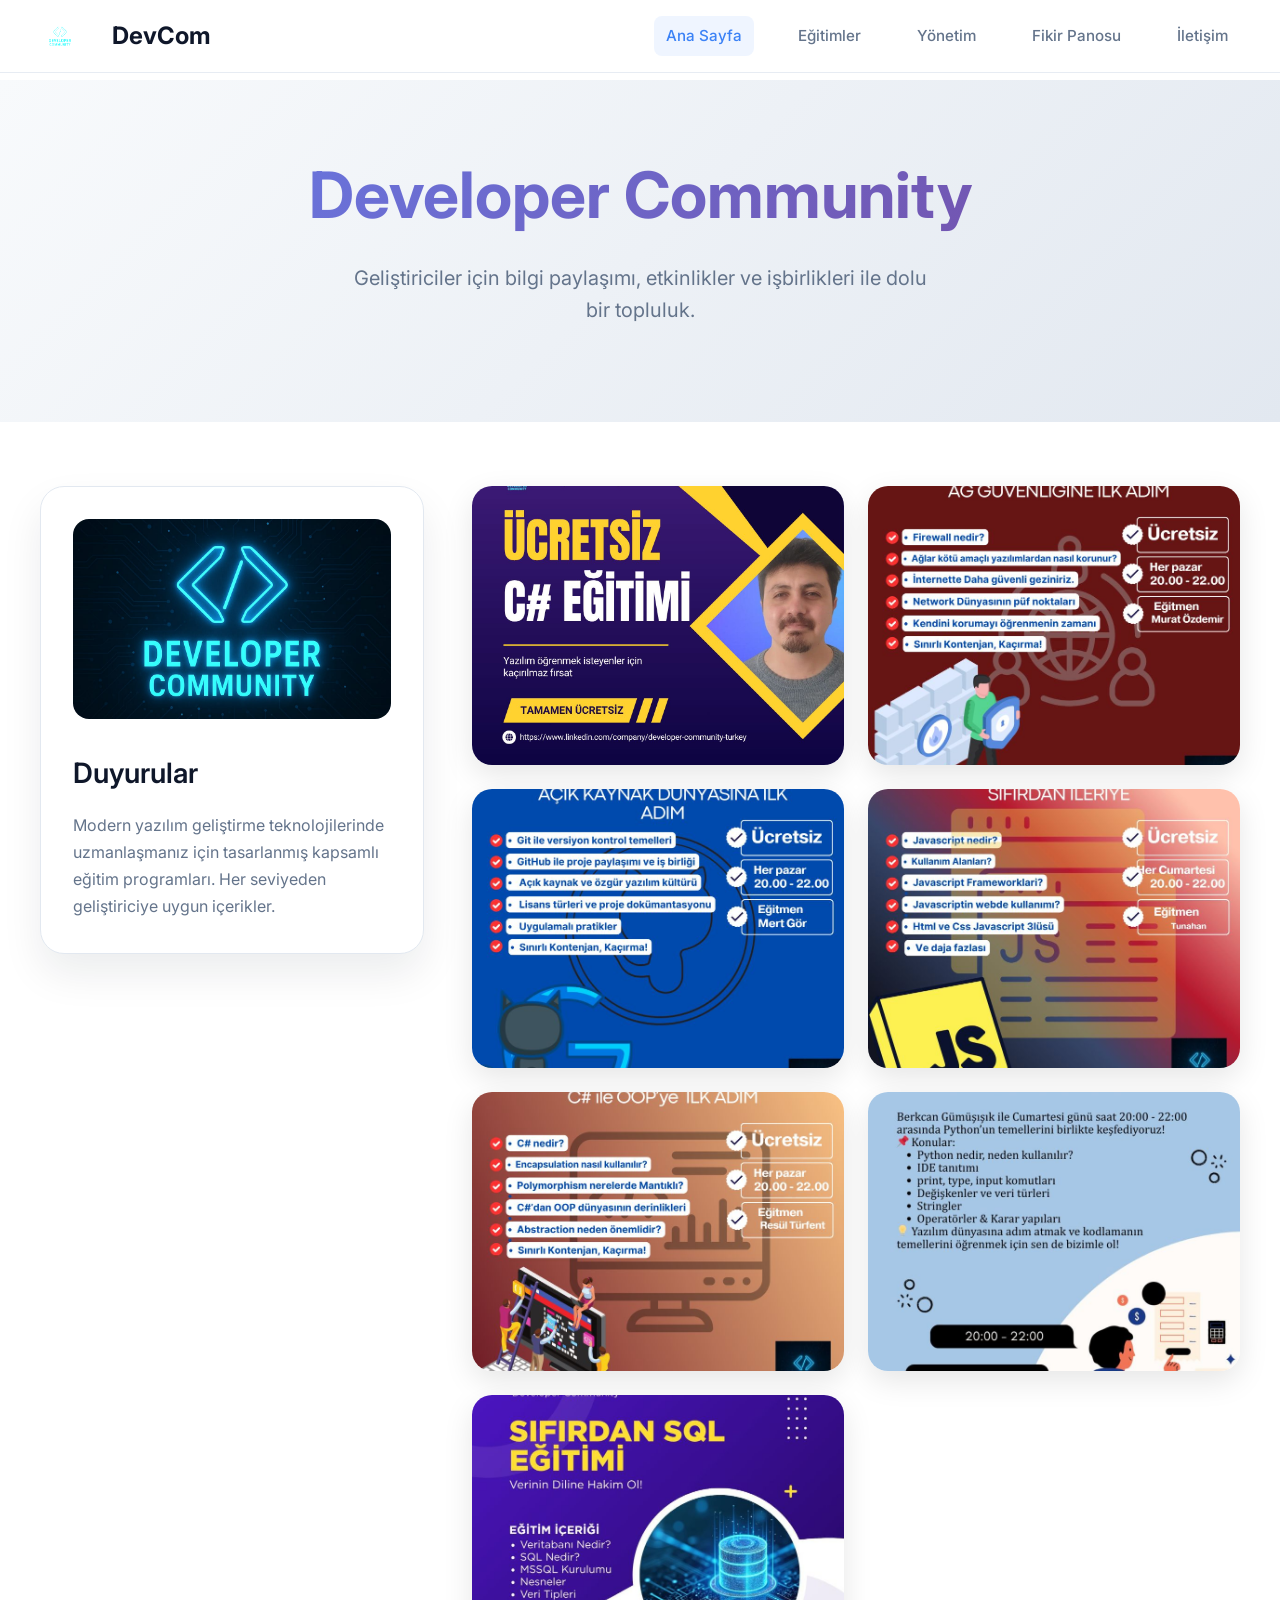
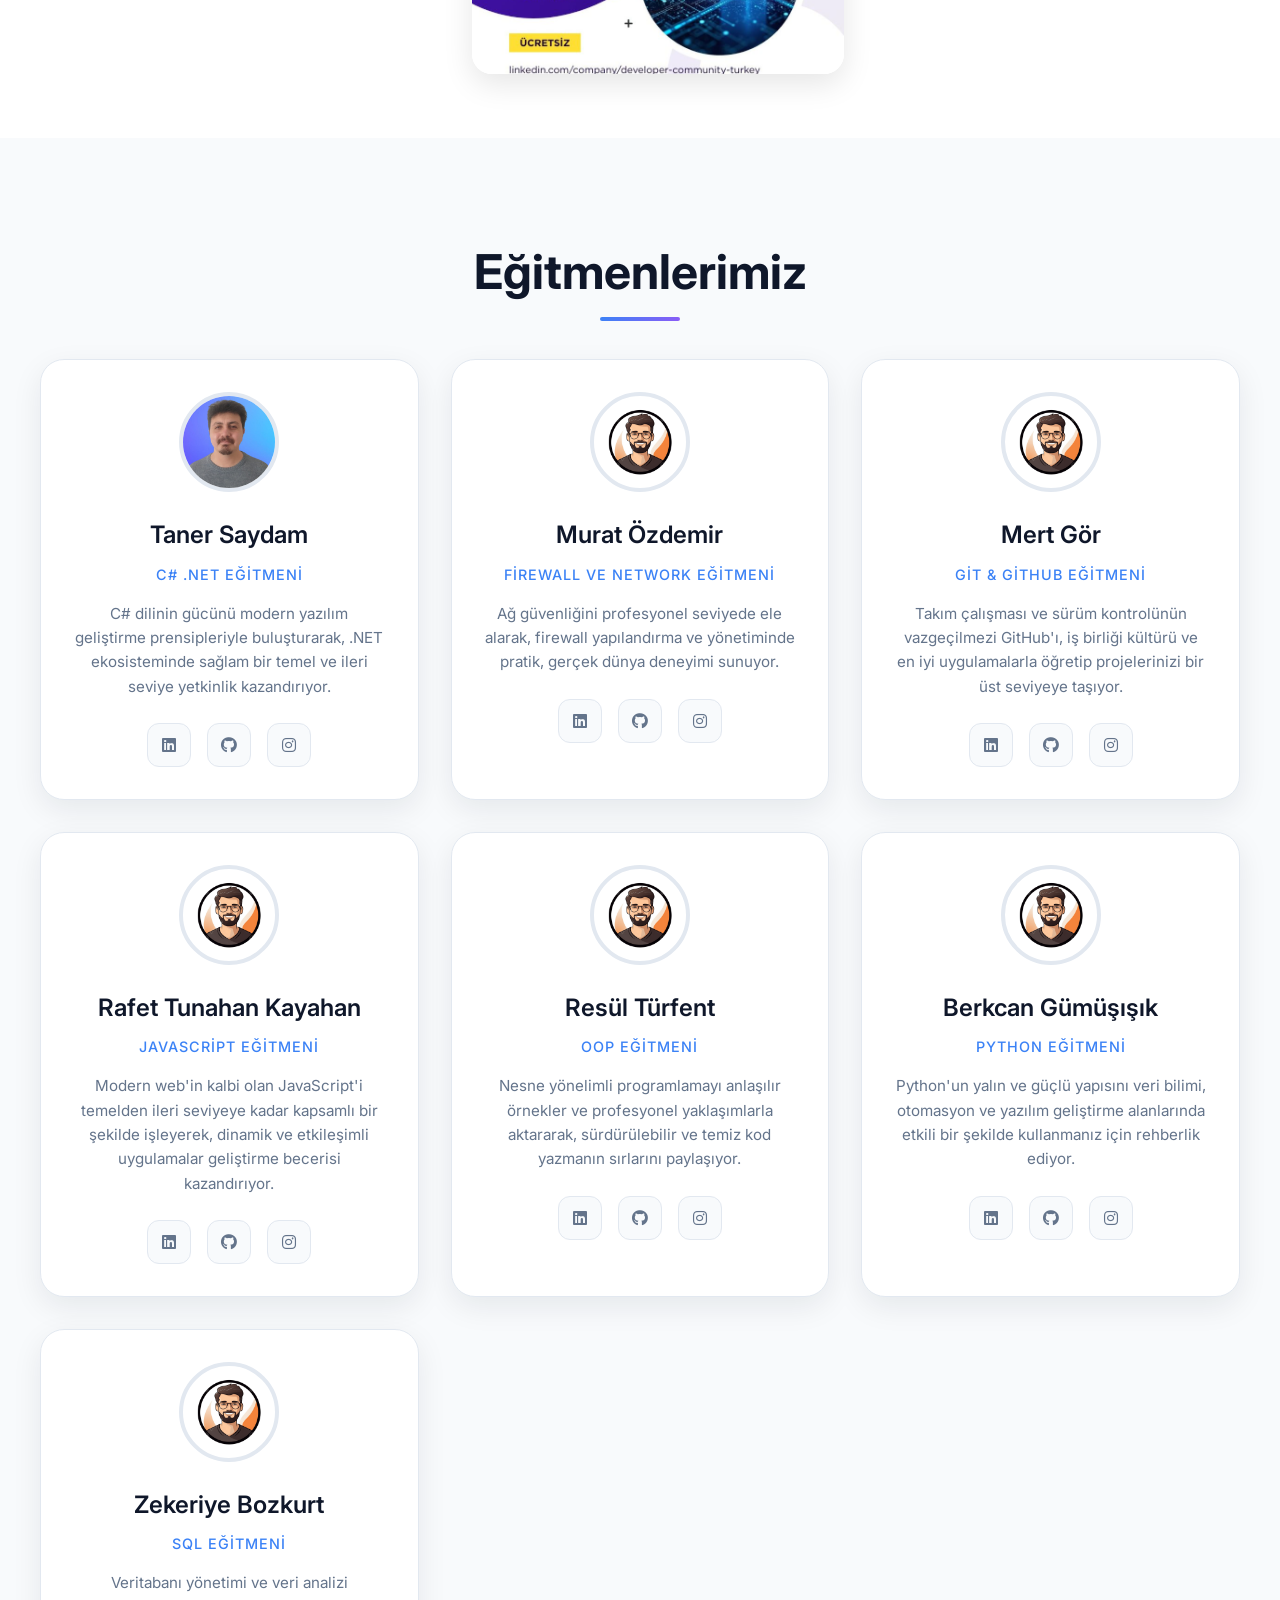
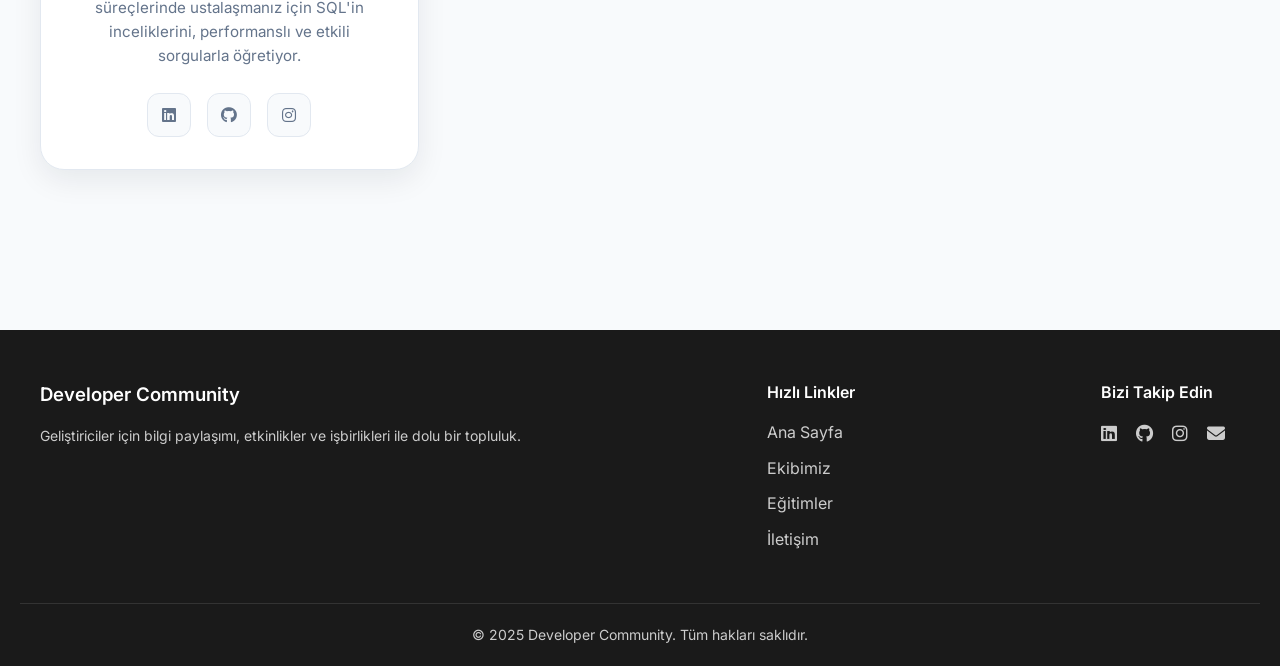
<file: index.html>
<!DOCTYPE html>
<html lang="tr">

<head>
  <meta charset="UTF-8">
  <meta name="viewport" content="width=device-width, initial-scale=1.0">
  <title>Developer Community - Ekibimiz</title>
  <link rel="preconnect" href="https://fonts.googleapis.com">
  <link rel="preconnect" href="https://fonts.gstatic.com" crossorigin>
  <link href="https://fonts.googleapis.com/css2?family=Inter:wght@300;400;500;600;700&display=swap" rel="stylesheet">
  <link rel="stylesheet" href="https://cdnjs.cloudflare.com/ajax/libs/font-awesome/6.4.0/css/all.min.css">
  <link rel="stylesheet" href="stylesheet.css">
  <link rel="stylesheet" href="navbar.css">
</head>

<body>
  <script src="navbar.js"></script>
  <!-- Modern Navbar -->
<nav class="navbar">
  <div class="nav-container">
    <a href="index.html" class="logo">
      <img src="images/devcomnavlogo.png" alt="DevCom Logo" class="logo-img">
      DevCom
    </a>
    <!-- Mobile menu button JavaScript ile otomatik eklenir -->
    <ul class="nav-links">
      <li><a href="index.html">Ana Sayfa</a></li>
      <li><a href="dersler.html">Eğitimler</a></li>
      <li><a href="admin.html">Yönetim</a></li>
      <li><a href="pano.html">Fikir Panosu</a></li>
      <li><a href="contact.html">İletişim</a></li>
    </ul>
  </div>
</nav>

  <!-- Hero Section -->
  <section class="hero">
    <div class="hero-container loading">
      <h1>Developer Community</h1>
      <p>Geliştiriciler için bilgi paylaşımı, etkinlikler ve işbirlikleri ile dolu bir topluluk.</p>
    </div>
  </section>

  <!-- Community Section -->
  <section class="community" id="courses">
    <div class="community-container">
      <div class="community-card loading">
        <img src="images/devcomlogo.jpg" alt="Developer Community">
        <h2>Duyurular</h2>
        <p>Modern yazılım geliştirme teknolojilerinde uzmanlaşmanız için tasarlanmış kapsamlı eğitim programları. Her
          seviyeden geliştiriciye uygun içerikler.</p>
      </div>

      <div class="gallery-container loading">
        <div class="gallery-item">
          <a href="https://www.linkedin.com/posts/developer-community-turkey_csharp-aescretsizeafbitim-yazaftlaftmaemafbren-activity-7351979600400330753-EKpC?utm_source=share&utm_medium=member_desktop&rcm=ACoAADhtTegBDVWw2oJUlKh38JD_q7WL750UKDs"
            target="_blank">
            <img src="images/csharpeğitim.jpg" alt="C#">
            <div class="gallery-overlay">
              <div class="gallery-title">C#</div>
            </div>
          </a>
        </div>
        <div class="gallery-item">
          <a href="https://www.linkedin.com/posts/developer-community-turkey_firewall-network-aescretsizeafbitim-activity-7363469918479990784-MJ5S?utm_source=share&utm_medium=member_desktop&rcm=ACoAADhtTegBDVWw2oJUlKh38JD_q7WL750UKDs"
            target="_blank">
            <img src="images/FirewallEğitim.jpeg" alt="Firewall Eğitimi">
            <div class="gallery-overlay">
              <div class="gallery-title">Firewall & Güvenlik</div>
            </div>
          </a>
        </div>
        <div class="gallery-item">
          <a href="https://www.linkedin.com/posts/developer-community-turkey_git-github-aescretsizeafbitim-activity-7363469859730472961-kGCL?utm_source=share&utm_medium=member_desktop&rcm=ACoAADhtTegBDVWw2oJUlKh38JD_q7WL750UKDs"
            target="_blank">
            <img src="images/GitGİthub eğitimi.jpeg" alt="Git GitHub">
            <div class="gallery-overlay">
              <div class="gallery-title">Git & GitHub</div>
            </div>
          </a>
        </div>
        <div class="gallery-item">
          <a href="https://www.linkedin.com/posts/developer-community-turkey_javascript-frontend-aescretsizeafbitim-activity-7369362097974984704-yxHd?utm_source=share&utm_medium=member_desktop&rcm=ACoAADhtTegBDVWw2oJUlKh38JD_q7WL750UKDs"
            target="_blank">
            <img src="images/JavaScriptEğitim.jpeg" alt="JavaScript">
            <div class="gallery-overlay">
              <div class="gallery-title">JavaScript</div>
            </div>
          </a>
        </div>
        <div class="gallery-item">
          <a href="https://www.linkedin.com/posts/developer-community-turkey_csharp-oop-aescretsizeafbitim-activity-7363478117744594945-_bVW?utm_source=share&utm_medium=member_desktop&rcm=ACoAADhtTegBDVWw2oJUlKh38JD_q7WL750UKDs"
            target="_blank">
            <img src="images/OOPEğitimi.jpeg" alt="OOP">
            <div class="gallery-overlay">
              <div class="gallery-title">Nesne Yönelimli Programlama</div>
            </div>
          </a>
        </div>
        <div class="gallery-item">
          <a href="https://www.linkedin.com/posts/developer-community-turkey_python-oop-aescretsizeafbitim-activity-7369373578179387394-bgwW?utm_source=share&utm_medium=member_desktop&rcm=ACoAADhtTegBDVWw2oJUlKh38JD_q7WL750UKDs"
            target="_blank">
            <img src="images/pythoneğitim.jpeg" alt="Python">
            <div class="gallery-overlay">
              <div class="gallery-title">Python</div>
            </div>
          </a>
        </div>
        <div class="gallery-item">
          <a href="https://www.linkedin.com/posts/developer-community-turkey_sql-aescretsizeafbitim-veritabanaft-activity-7363145818968600576-ymJC?utm_source=share&utm_medium=member_desktop&rcm=ACoAADhtTegBDVWw2oJUlKh38JD_q7WL750UKDs"
            target="_blank"></a>
          <img src="images/sqleğitimi.jpeg" alt="SQL">
          <div class="gallery-overlay">
            <div class="gallery-title">SQL & Veritabanı</div>
          </div>
        </div>
      </div>
    </div>
    </div>
  </section>

  <!-- Team Section -->
  <section class="team-section" id="team">
    <div class="team-container">
 
      <h2 class="section-title loading">Eğitmenlerimiz</h2>
      <div class="team-grid">


        <div class="member-card loading">
          <div class="member-avatar">
            <img src="images/tanersaydamprofile.jpeg" alt="Eğitmen">
          </div>
          <h3 class="member-name">Taner Saydam</h3>
          <p class="member-role">C# .NET Eğitmeni</p>
          <p class="member-description">C# dilinin gücünü modern yazılım geliştirme prensipleriyle buluşturarak, .NET
            ekosisteminde sağlam bir temel ve ileri seviye yetkinlik kazandırıyor.</p>
          <div class="member-socials">
            <a href="https://www.linkedin.com/in/taner-saydam/" class="social-link"><i class="fab fa-linkedin"></i></a>
            <a href="https://github.com/TanerSaydam" class="social-link"><i class="fab fa-github"></i></a>
            <a href="https://www.instagram.com/tanersaydam_/" class="social-link"><i class="fab fa-instagram"></i></a>
          </div>
        </div>
        <div class="member-card loading">
          <div class="member-avatar">
            <img src="images/manprofile.png" alt="Eğitmen">
          </div>
          <h3 class="member-name">Murat Özdemir</h3>
          <p class="member-role">Firewall ve Network Eğitmeni</p>
          <p class="member-description">Ağ güvenliğini profesyonel seviyede ele alarak, firewall yapılandırma ve
            yönetiminde pratik, gerçek dünya deneyimi sunuyor.</p>
          <div class="member-socials">
            <a href="#" class="social-link"><i class="fab fa-linkedin"></i></a>
            <a href="#" class="social-link"><i class="fab fa-github"></i></a>
            <a href="#" class="social-link"><i class="fab fa-instagram"></i></a>
          </div>
        </div>

        <div class="member-card loading">
          <div class="member-avatar">
            <img src="images/manprofile.png" alt="Eğitmen">
          </div>
          <h3 class="member-name">Mert Gör</h3>
          <p class="member-role">Git & GitHub Eğitmeni</p>
          <p class="member-description">Takım çalışması ve sürüm kontrolünün vazgeçilmezi GitHub'ı, iş birliği kültürü
            ve en iyi uygulamalarla öğretip projelerinizi bir üst seviyeye taşıyor.</p>
          <div class="member-socials">
            <a href="#" class="social-link"><i class="fab fa-linkedin"></i></a>
            <a href="#" class="social-link"><i class="fab fa-github"></i></a>
            <a href="#" class="social-link"><i class="fab fa-instagram"></i></a>
          </div>
        </div>

        <div class="member-card loading">
          <div class="member-avatar">
            <img src="images/manprofile.png" alt="Eğitmen">
          </div>
          <h3 class="member-name">Rafet Tunahan Kayahan</h3>
          <p class="member-role">JavaScript Eğitmeni</p>
          <p class="member-description">Modern web'in kalbi olan JavaScript'i temelden ileri seviyeye kadar kapsamlı bir
            şekilde işleyerek, dinamik ve etkileşimli uygulamalar geliştirme becerisi kazandırıyor.</p>
          <div class="member-socials">
            <a href="#" class="social-link"><i class="fab fa-linkedin"></i></a>
            <a href="#" class="social-link"><i class="fab fa-github"></i></a>
            <a href="#" class="social-link"><i class="fab fa-instagram"></i></a>
          </div>
        </div>

        <div class="member-card loading">
          <div class="member-avatar">
            <img src="images/manprofile.png" alt="Eğitmen">
          </div>
          <h3 class="member-name">Resül Türfent</h3>
          <p class="member-role">OOP Eğitmeni</p>
          <p class="member-description">Nesne yönelimli programlamayı anlaşılır örnekler ve profesyonel yaklaşımlarla
            aktararak, sürdürülebilir ve temiz kod yazmanın sırlarını paylaşıyor.</p>
          <div class="member-socials">
            <a href="#" class="social-link"><i class="fab fa-linkedin"></i></a>
            <a href="#" class="social-link"><i class="fab fa-github"></i></a>
            <a href="#" class="social-link"><i class="fab fa-instagram"></i></a>
          </div>
        </div>

        <div class="member-card loading">
          <div class="member-avatar">
            <img src="images/manprofile.png" alt="Eğitmen">
          </div>
          <h3 class="member-name">Berkcan Gümüşışık</h3>
          <p class="member-role">Python Eğitmeni</p>
          <p class="member-description">Python'un yalın ve güçlü yapısını veri bilimi, otomasyon ve yazılım geliştirme
            alanlarında etkili bir şekilde kullanmanız için rehberlik ediyor.</p>
          <div class="member-socials">
            <a href="#" class="social-link"><i class="fab fa-linkedin"></i></a>
            <a href="#" class="social-link"><i class="fab fa-github"></i></a>
            <a href="#" class="social-link"><i class="fab fa-instagram"></i></a>
          </div>
        </div>

        <div class="member-card loading">
          <div class="member-avatar">
            <img src="images/manprofile.png" alt="Eğitmen">
          </div>
          <h3 class="member-name">Zekeriye Bozkurt</h3>
          <p class="member-role">SQL Eğitmeni</p>
          <p class="member-description">Veritabanı yönetimi ve veri analizi süreçlerinde ustalaşmanız için SQL'in
            inceliklerini, performanslı ve etkili sorgularla öğretiyor.</p>
          <div class="member-socials">
            <a href="#" class="social-link"><i class="fab fa-linkedin"></i></a>
            <a href="#" class="social-link"><i class="fab fa-github"></i></a>
            <a href="#" class="social-link"><i class="fab fa-instagram"></i></a>
          </div>
        </div>
      </div>


  


      </div>
    </div>
  </section>

  <script>
    // Smooth scrolling for navigation links
    document.querySelectorAll('a[href^="#"]').forEach(anchor => {
      anchor.addEventListener('click', function (e) {
        e.preventDefault();
        const target = document.querySelector(this.getAttribute('href'));
        if (target) {
          target.scrollIntoView({
            behavior: 'smooth',
            block: 'start'
          });
        }
      });
    });

    // Intersection Observer for loading animations
    const observerOptions = {
      threshold: 0.1,
      rootMargin: '0px 0px -50px 0px'
    };

    const observer = new IntersectionObserver((entries) => {
      entries.forEach(entry => {
        if (entry.isIntersecting) {
          entry.target.classList.add('loaded');
        }
      });
    }, observerOptions);

    // Observe all loading elements
    document.querySelectorAll('.loading').forEach(el => {
      observer.observe(el);
    });

    // Navbar background on scroll
    window.addEventListener('scroll', () => {
      const navbar = document.querySelector('.navbar');
      if (window.scrollY > 50) {
        navbar.style.background = 'rgba(255, 255, 255, 0.98)';
        navbar.style.boxShadow = '0 4px 20px rgba(0, 0, 0, 0.08)';
      } else {
        navbar.style.background = 'rgba(255, 255, 255, 0.95)';
        navbar.style.boxShadow = 'none';
      }
    });

    // Add stagger animation to team cards
    const teamCards = document.querySelectorAll('.member-card');
    teamCards.forEach((card, index) => {
      card.style.animationDelay = `${index * 0.1}s`;
    });
  </script>
</body>
<!-- Footer -->
<footer class="footer">
  <div class="footer-container">
    <div class="footer-about">
      <h3>Developer Community</h3>
      <p>Geliştiriciler için bilgi paylaşımı, etkinlikler ve işbirlikleri ile dolu bir topluluk.</p>
    </div>

    <div class="footer-links">
      <h4>Hızlı Linkler</h4>
      <ul>
        <li><a href="#">Ana Sayfa</a></li>
        <li><a href="#team">Ekibimiz</a></li>
        <li><a href="#courses">Eğitimler</a></li>
        <li><a href="contact.html">İletişim</a></li>
      </ul>
    </div>

    <div class="footer-socials">
      <h4>Bizi Takip Edin</h4>
      <div class="social-icons">
        <a href="https://www.linkedin.com/company/developer-community-turkey/posts/?feedView=all"><i
            class="fab fa-linkedin"></i></a>
        <a href="#"><i class="fab fa-github"></i></a>
        <a href="https://www.instagram.com/developercommunity2025/"><i class="fab fa-instagram"></i></a>
        <a href="mailto:developercommunity2025@gmail.com"> <i class="fas  fa-envelope"></i></a>
      </div>
    </div>
  </div>

  <div class="footer-bottom">
    <p>&copy; 2025 Developer Community. Tüm hakları saklıdır.</p>
  </div>
</footer>


</html>
</file>
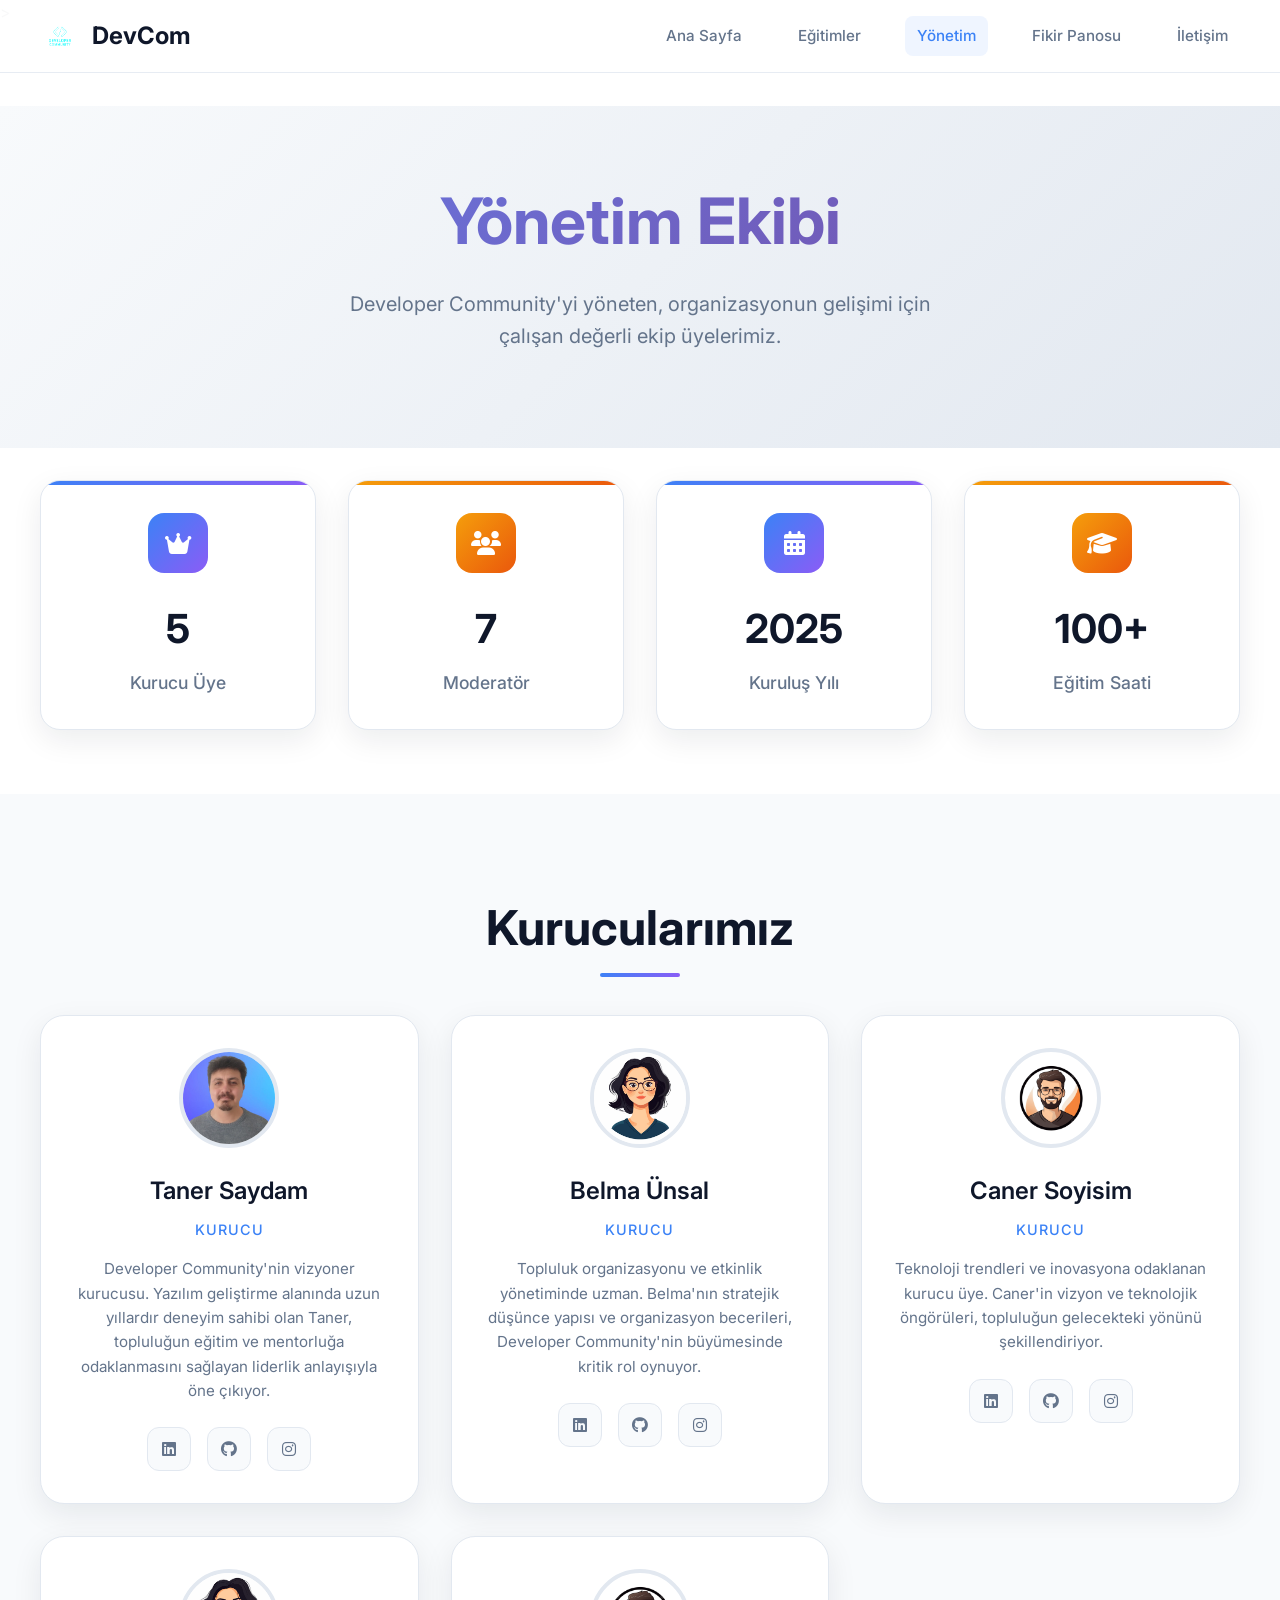
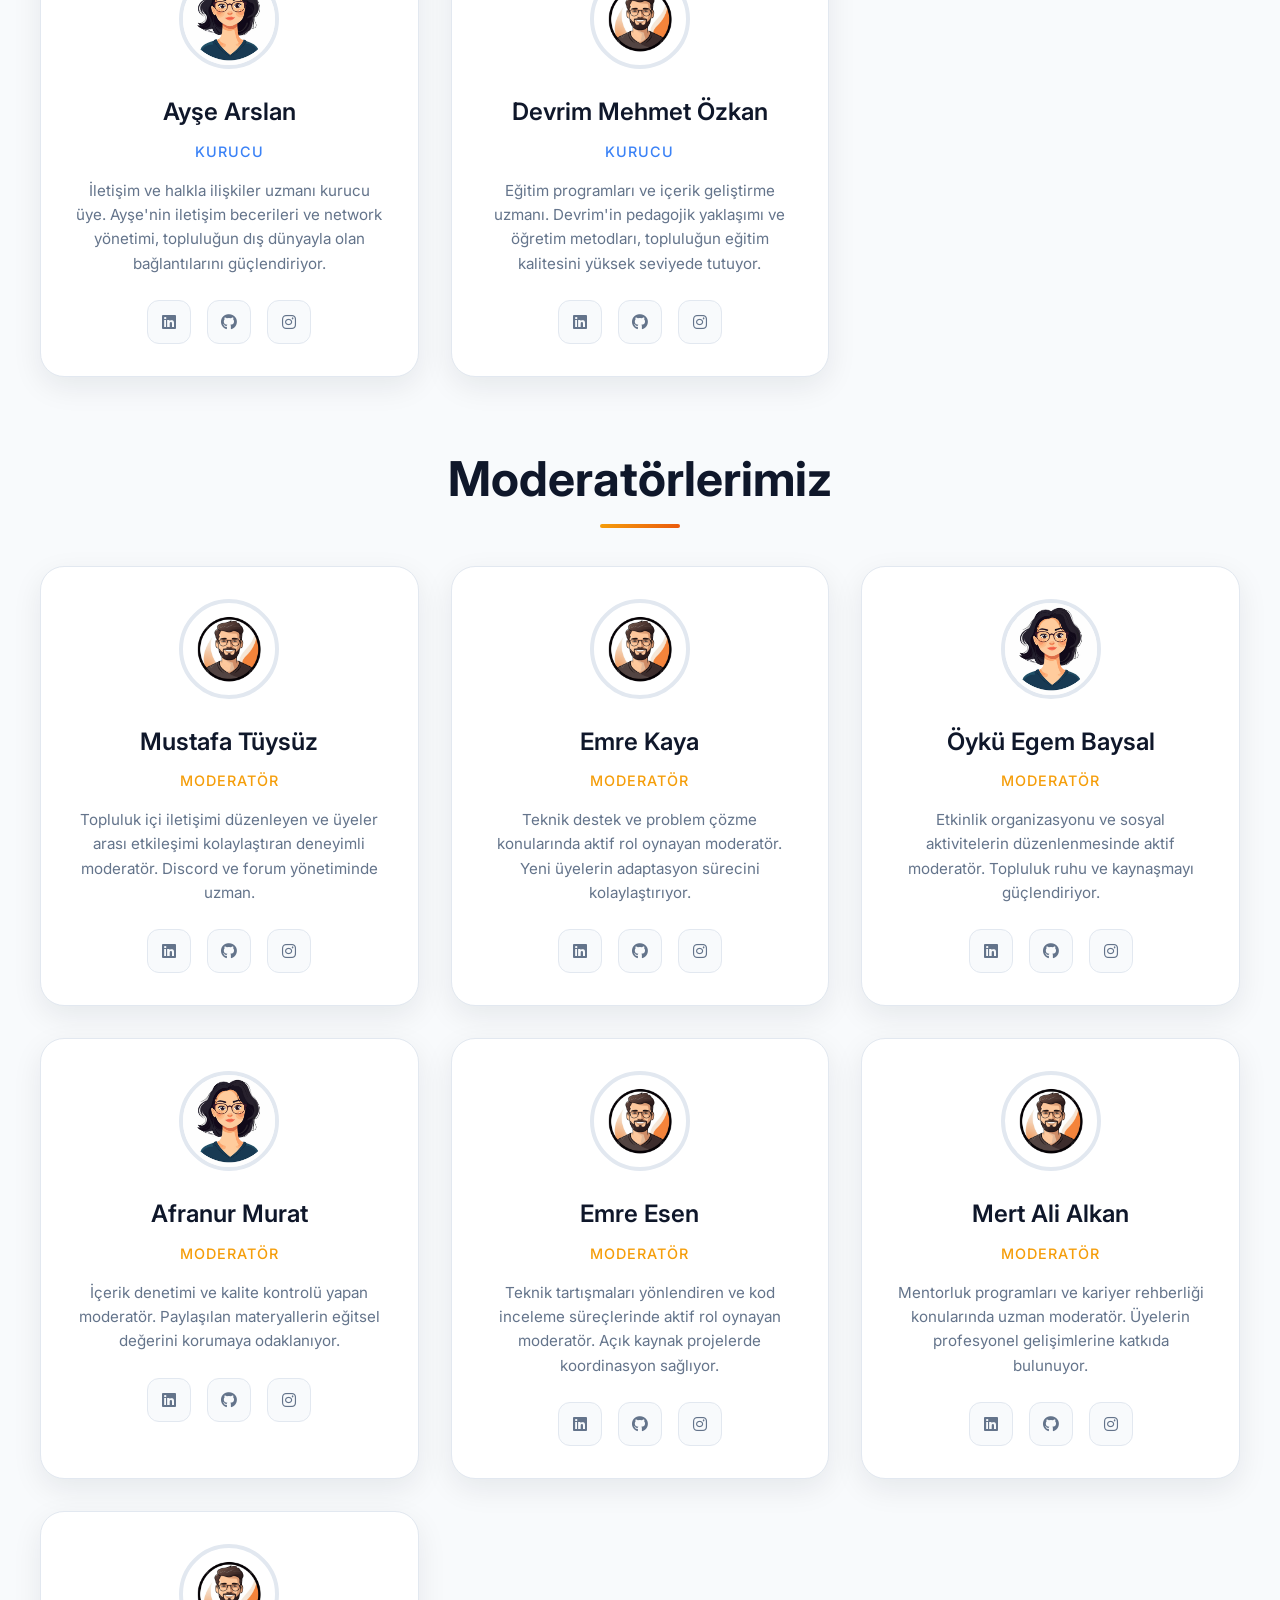
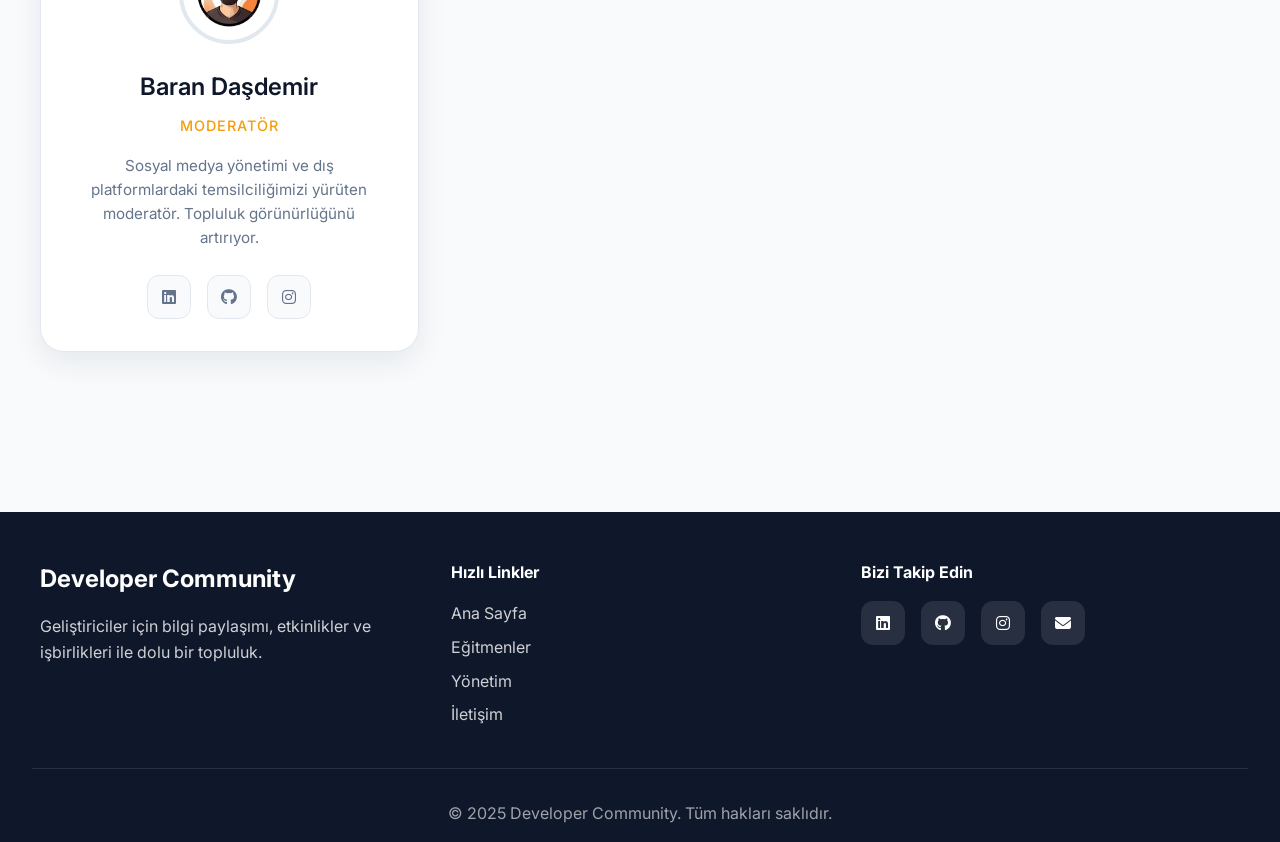
<file: admin.html>
<!DOCTYPE html>
<html lang="tr">
<head>
  <meta charset="UTF-8">
  <meta name="viewport" content="width=device-width, initial-scale=1.0">
  <title>Yönetim Ekibi - Developer Community</title>
  <link rel="preconnect" href="https://fonts.googleapis.com">
  <link rel="preconnect" href="https://fonts.gstatic.com" crossorigin>
  <link href="https://fonts.googleapis.com/css2?family=Inter:wght@300;400;500;600;700&display=swap" rel="stylesheet">
  <link rel="stylesheet" href="https://cdnjs.cloudflare.com/ajax/libs/font-awesome/6.4.0/css/all.min.css">
   <link rel="stylesheet" href="admincss.css">  
  <link rel="stylesheet" href="navbar.css">
    
</head>
<body>
  <script src="navbar.js"></script>
  <!-- Modern Navbar -->
<nav class="navbar">
  <div class="nav-container">
    <a href="index.html" class="logo">
      <img src="images/devcomnavlogo.png" alt="DevCom Logo" class="logo-img">
      DevCom
    </a>
    <!-- Mobile menu button JavaScript ile otomatik eklenir -->
    <ul class="nav-links">
      <li><a href="index.html">Ana Sayfa</a></li>
      <li><a href="dersler.html">Eğitimler</a></li>
      <li><a href="admin.html">Yönetim</a></li>
      <li><a href="pano.html">Fikir Panosu</a></li>
      <li><a href="contact.html">İletişim</a></li>
    </ul>
  </div>
</nav>
>

  <!-- Hero Section -->
  <section class="hero">
    <div class="hero-container loading-animation">
      <h1>Yönetim Ekibi</h1>
      <p>Developer Community'yi yöneten, organizasyonun gelişimi için çalışan değerli ekip üyelerimiz.</p>
    </div>
  </section>

  <!-- Admin Stats -->
  <section class="admin-stats">
    <div class="stats-container">
      <div class="stat-card founders loading-animation">
        <div class="stat-icon">
          <i class="fas fa-crown"></i>
        </div>
        <div class="stat-number">5</div>
        <div class="stat-title">Kurucu Üye</div>
      </div>
      
      <div class="stat-card moderators loading-animation">
        <div class="stat-icon">
          <i class="fas fa-users"></i>
        </div>
        <div class="stat-number">7</div>
        <div class="stat-title">Moderatör</div>
      </div>

      <div class="stat-card founders loading-animation">
        <div class="stat-icon">
          <i class="fas fa-calendar-alt"></i>
        </div>
        <div class="stat-number">2025</div>
        <div class="stat-title">Kuruluş Yılı</div>
      </div>

      <div class="stat-card moderators loading-animation">
        <div class="stat-icon">
          <i class="fas fa-graduation-cap"></i>
        </div>
        <div class="stat-number">100+</div>
        <div class="stat-title">Eğitim Saati</div>
      </div>
    </div>
  </section>

  <!-- Founders Section -->
  <section class="team-section">
    <div class="team-container">
      <h2 class="section-title founders loading-animation">Kurucularımız</h2>
      <div class="team-grid">
        <div class="member-card founder loading-animation">
          <div class="member-avatar">
            <img src="images/tanersaydamprofile.jpeg" alt="Kurucu">
          </div>
          <h3 class="member-name">Taner Saydam</h3>
          <p class="member-role">Kurucu</p>
          <p class="member-description">Developer Community'nin vizyoner kurucusu. Yazılım geliştirme alanında uzun yıllardır deneyim sahibi olan Taner, topluluğun eğitim ve mentorluğa odaklanmasını sağlayan liderlik anlayışıyla öne çıkıyor.</p>
          <div class="member-socials">
            <a href="https://www.linkedin.com/in/taner-saydam/" class="social-link"><i class="fab fa-linkedin"></i></a>
            <a href="https://github.com/TanerSaydam" class="social-link"><i class="fab fa-github"></i></a>
            <a href="https://www.instagram.com/tanersaydam_/" class="social-link"><i class="fab fa-instagram"></i></a>
          </div>
        </div>

        <div class="member-card founder loading-animation">
          <div class="member-avatar">
            <img src="images/girlprofile.jpg" alt="Kurucu">
          </div>
          <h3 class="member-name">Belma Ünsal</h3>
          <p class="member-role">Kurucu</p>
          <p class="member-description">Topluluk organizasyonu ve etkinlik yönetiminde uzman. Belma'nın stratejik düşünce yapısı ve organizasyon becerileri, Developer Community'nin büyümesinde kritik rol oynuyor.</p>
          <div class="member-socials">
            <a href="#" class="social-link"><i class="fab fa-linkedin"></i></a>
            <a href="#" class="social-link"><i class="fab fa-github"></i></a>
            <a href="#" class="social-link"><i class="fab fa-instagram"></i></a>
          </div>
        </div>

        <div class="member-card founder loading-animation">
          <div class="member-avatar">
            <img src="images/manprofile.png" alt="Kurucu">
          </div>
          <h3 class="member-name">Caner Soyisim</h3>
          <p class="member-role">Kurucu</p>
          <p class="member-description">Teknoloji trendleri ve inovasyona odaklanan kurucu üye. Caner'in vizyon ve teknolojik öngörüleri, topluluğun gelecekteki yönünü şekillendiriyor.</p>
          <div class="member-socials">
            <a href="#" class="social-link"><i class="fab fa-linkedin"></i></a>
            <a href="#" class="social-link"><i class="fab fa-github"></i></a>
            <a href="#" class="social-link"><i class="fab fa-instagram"></i></a>
          </div>
        </div>

        <div class="member-card founder loading-animation">
          <div class="member-avatar">
            <img src="images/girlprofile.jpg" alt="Kurucu">
          </div>
          <h3 class="member-name">Ayşe Arslan</h3>
          <p class="member-role">Kurucu</p>
          <p class="member-description">İletişim ve halkla ilişkiler uzmanı kurucu üye. Ayşe'nin iletişim becerileri ve network yönetimi, topluluğun dış dünyayla olan bağlantılarını güçlendiriyor.</p>
          <div class="member-socials">
            <a href="#" class="social-link"><i class="fab fa-linkedin"></i></a>
            <a href="#" class="social-link"><i class="fab fa-github"></i></a>
            <a href="#" class="social-link"><i class="fab fa-instagram"></i></a>
          </div>
        </div>

        <div class="member-card founder loading-animation">
          <div class="member-avatar">
            <img src="images/manprofile.png" alt="Kurucu">
          </div>
          <h3 class="member-name">Devrim Mehmet Özkan</h3>
          <p class="member-role">Kurucu</p>
          <p class="member-description">Eğitim programları ve içerik geliştirme uzmanı. Devrim'in pedagojik yaklaşımı ve öğretim metodları, topluluğun eğitim kalitesini yüksek seviyede tutuyor.</p>
          <div class="member-socials">
            <a href="#" class="social-link"><i class="fab fa-linkedin"></i></a>
            <a href="#" class="social-link"><i class="fab fa-github"></i></a>
            <a href="#" class="social-link"><i class="fab fa-instagram"></i></a>
          </div>
        </div>
      </div>

      <!-- Moderators Section -->
      <h2 class="section-title moderators loading-animation">Moderatörlerimiz</h2>
      <div class="team-grid">
        <div class="member-card moderator loading-animation">
          <div class="member-avatar">
            <img src="images/manprofile.png" alt="Moderatör">
          </div>
          <h3 class="member-name">Mustafa Tüysüz</h3>
          <p class="member-role">Moderatör</p>
          <p class="member-description">Topluluk içi iletişimi düzenleyen ve üyeler arası etkileşimi kolaylaştıran deneyimli moderatör. Discord ve forum yönetiminde uzman.</p>
          <div class="member-socials">
            <a href="#" class="social-link"><i class="fab fa-linkedin"></i></a>
            <a href="#" class="social-link"><i class="fab fa-github"></i></a>
            <a href="#" class="social-link"><i class="fab fa-instagram"></i></a>
          </div>
        </div>

        <div class="member-card moderator loading-animation">
          <div class="member-avatar">
            <img src="images/manprofile.png" alt="Moderatör">
          </div>
          <h3 class="member-name">Emre Kaya</h3>
          <p class="member-role">Moderatör</p>
          <p class="member-description">Teknik destek ve problem çözme konularında aktif rol oynayan moderatör. Yeni üyelerin adaptasyon sürecini kolaylaştırıyor.</p>
          <div class="member-socials">
            <a href="#" class="social-link"><i class="fab fa-linkedin"></i></a>
            <a href="#" class="social-link"><i class="fab fa-github"></i></a>
            <a href="#" class="social-link"><i class="fab fa-instagram"></i></a>
          </div>
        </div>

        <div class="member-card moderator loading-animation">
          <div class="member-avatar">
            <img src="images/girlprofile.jpg" alt="Moderatör">
          </div>
          <h3 class="member-name">Öykü Egem Baysal</h3>
          <p class="member-role">Moderatör</p>
          <p class="member-description">Etkinlik organizasyonu ve sosyal aktivitelerin düzenlenmesinde aktif moderatör. Topluluk ruhu ve kaynaşmayı güçlendiriyor.</p>
          <div class="member-socials">
            <a href="#" class="social-link"><i class="fab fa-linkedin"></i></a>
            <a href="#" class="social-link"><i class="fab fa-github"></i></a>
            <a href="#" class="social-link"><i class="fab fa-instagram"></i></a>
          </div>
        </div>

        <div class="member-card moderator loading-animation">
          <div class="member-avatar">
            <img src="images/girlprofile.jpg" alt="Moderatör">
          </div>
          <h3 class="member-name">Afranur Murat</h3>
          <p class="member-role">Moderatör</p>
          <p class="member-description">İçerik denetimi ve kalite kontrolü yapan moderatör. Paylaşılan materyallerin eğitsel değerini korumaya odaklanıyor.</p>
          <div class="member-socials">
            <a href="#" class="social-link"><i class="fab fa-linkedin"></i></a>
            <a href="#" class="social-link"><i class="fab fa-github"></i></a>
            <a href="#" class="social-link"><i class="fab fa-instagram"></i></a>
          </div>
        </div>

        <div class="member-card moderator loading-animation">
          <div class="member-avatar">
            <img src="images/manprofile.png" alt="Moderatör">
          </div>
          <h3 class="member-name">Emre Esen</h3>
          <p class="member-role">Moderatör</p>
          <p class="member-description">Teknik tartışmaları yönlendiren ve kod inceleme süreçlerinde aktif rol oynayan moderatör. Açık kaynak projelerde koordinasyon sağlıyor.</p>
          <div class="member-socials">
            <a href="#" class="social-link"><i class="fab fa-linkedin"></i></a>
            <a href="#" class="social-link"><i class="fab fa-github"></i></a>
            <a href="#" class="social-link"><i class="fab fa-instagram"></i></a>
          </div>
        </div>

        <div class="member-card moderator loading-animation">
          <div class="member-avatar">
            <img src="images/manprofile.png" alt="Moderatör">
          </div>
          <h3 class="member-name">Mert Ali Alkan</h3>
          <p class="member-role">Moderatör</p>
          <p class="member-description">Mentorluk programları ve kariyer rehberliği konularında uzman moderatör. Üyelerin profesyonel gelişimlerine katkıda bulunuyor.</p>
          <div class="member-socials">
            <a href="#" class="social-link"><i class="fab fa-linkedin"></i></a>
            <a href="#" class="social-link"><i class="fab fa-github"></i></a>
            <a href="#" class="social-link"><i class="fab fa-instagram"></i></a>
          </div>
        </div>

        <div class="member-card moderator loading-animation">
          <div class="member-avatar">
            <img src="images/manprofile.png" alt="Moderatör">
          </div>
          <h3 class="member-name">Baran Daşdemir</h3>
          <p class="member-role">Moderatör</p>
          <p class="member-description">Sosyal medya yönetimi ve dış platformlardaki temsilciliğimizi yürüten moderatör. Topluluk görünürlüğünü artırıyor.</p>
          <div class="member-socials">
            <a href="#" class="social-link"><i class="fab fa-linkedin"></i></a>
            <a href="#" class="social-link"><i class="fab fa-github"></i></a>
            <a href="#" class="social-link"><i class="fab fa-instagram"></i></a>
          </div>
        </div>
      </div>
    </div>
  </section>

  <!-- Footer -->
  <footer class="footer">
    <div class="footer-container">
      <div class="footer-about">
        <h3>Developer Community</h3>
        <p>Geliştiriciler için bilgi paylaşımı, etkinlikler ve işbirlikleri ile dolu bir topluluk.</p>
      </div>

      <div class="footer-links">
        <h4>Hızlı Linkler</h4>
        <ul>
          <li><a href="index.html">Ana Sayfa</a></li>
          <li><a href="index.html#team">Eğitmenler</a></li>
          <li><a href="admin.html">Yönetim</a></li>
          <li><a href="contact.html">İletişim</a></li>
        </ul>
      </div>

      <div class="footer-socials">
        <h4>Bizi Takip Edin</h4>
        <div class="social-icons">
          <a href="https://www.linkedin.com/company/developer-community-turkey/posts/?feedView=all"><i class="fab fa-linkedin"></i></a>
          <a href="#"><i class="fab fa-github"></i></a>
          <a href="https://www.instagram.com/developercommunity2025/"><i class="fab fa-instagram"></i></a>
          <a href="mailto:developercommunity2025@gmail.com"><i class="fas fa-envelope"></i></a>
        </div>
      </div>
    </div>

    <div class="footer-bottom">
      <p>&copy; 2025 Developer Community. Tüm hakları saklıdır.</p>
    </div>
  </footer>

  <script>
    // Smooth scrolling for navigation links
    document.querySelectorAll('a[href^="#"]').forEach(anchor => {
      anchor.addEventListener('click', function (e) {
        e.preventDefault();
        const target = document.querySelector(this.getAttribute('href'));
        if (target) {
          target.scrollIntoView({
            behavior: 'smooth',
            block: 'start'
          });
        }
      });
    });

    // Loading animations
    const observerOptions = {
      threshold: 0.1,
      rootMargin: '0px 0px -50px 0px'
    };

    const observer = new IntersectionObserver((entries) => {
      entries.forEach(entry => {
        if (entry.isIntersecting) {
          entry.target.classList.add('loaded');
        }
      });
    }, observerOptions);

    document.querySelectorAll('.loading-animation').forEach(el => {
      observer.observe(el);
    });

    // Navbar background on scroll
    window.addEventListener('scroll', () => {
      const navbar = document.querySelector('.navbar');
      if (window.scrollY > 50) {
        navbar.style.background = 'rgba(255, 255, 255, 0.98)';
        navbar.style.boxShadow = '0 4px 20px rgba(0, 0, 0, 0.08)';
      } else {
        navbar.style.background = 'rgba(255, 255, 255, 0.95)';
        navbar.style.boxShadow = 'none';
      }
    });

    // Add stagger animation to team cards
    const teamCards = document.querySelectorAll('.member-card');
    teamCards.forEach((card, index) => {
      card.style.animationDelay = `${index * 0.1}s`;
    });

    // Counter animation for stats
    function animateCounters() {
      const counters = document.querySelectorAll('.stat-number');
      counters.forEach(counter => {
        const target = parseInt(counter.textContent.replace('+', ''));
        const increment = target / 50;
        let current = 0;
        
        const updateCounter = () => {
          if (current < target) {
            current += increment;
            counter.textContent = Math.ceil(current) + (counter.textContent.includes('+') ? '+' : '');
            requestAnimationFrame(updateCounter);
          } else {
            counter.textContent = target + (counter.textContent.includes('+') ? '+' : '');
          }
        };
        
        // Start animation when element is visible
        const observer = new IntersectionObserver((entries) => {
          entries.forEach(entry => {
            if (entry.isIntersecting) {
              setTimeout(() => updateCounter(), Math.random() * 500);
              observer.unobserve(entry.target);
            }
          });
        });
        
        observer.observe(counter);
      });
    }

    // Initialize counter animation
    animateCounters();
  </script>
</body>
</html>
</file>
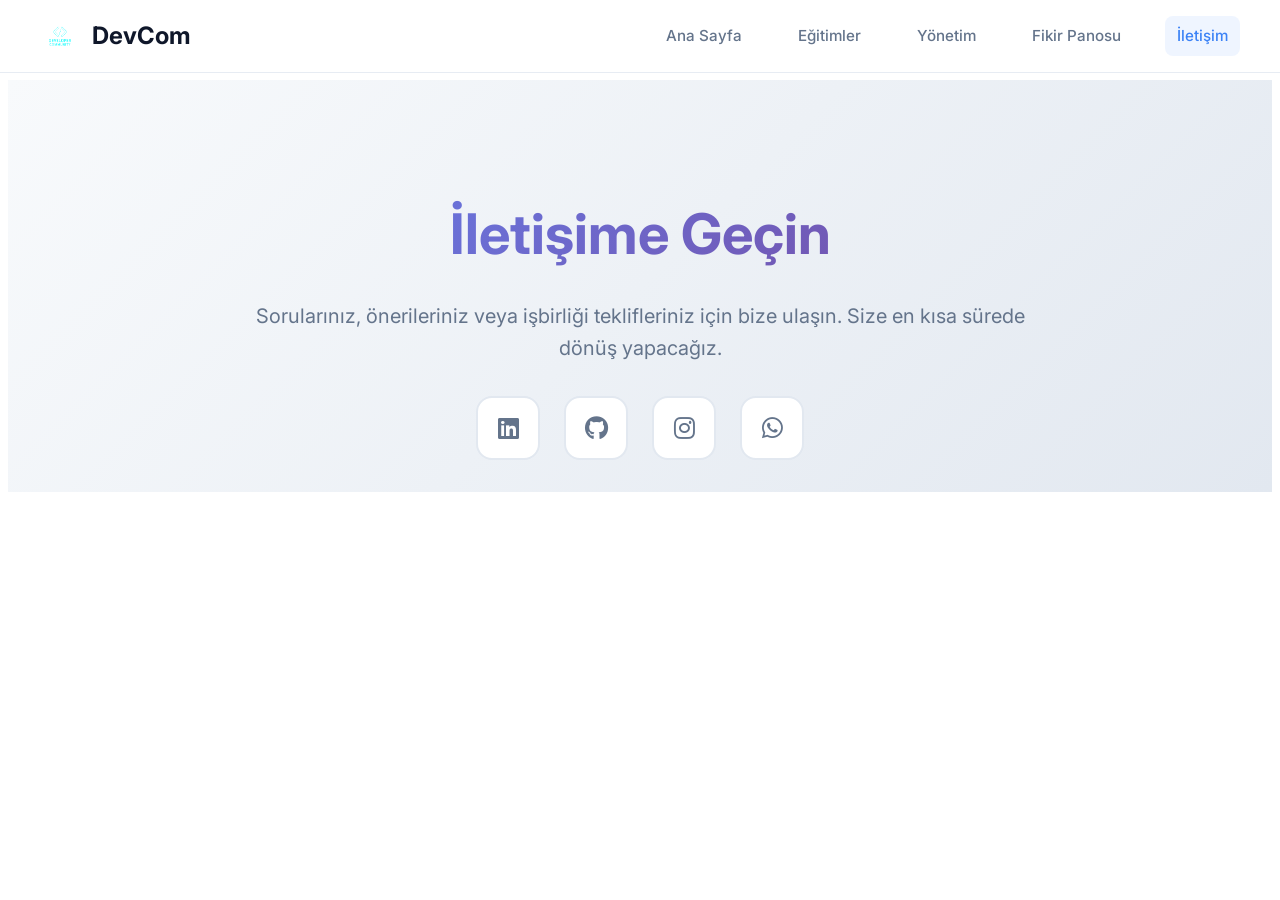
<file: contact.html>
<!DOCTYPE html>
<html lang="tr">
<head>
  <meta charset="UTF-8">
  <meta name="viewport" content="width=device-width, initial-scale=1.0">
  <title>İletişim - Developer Community</title>
  <link rel="preconnect" href="https://fonts.googleapis.com">
  <link rel="preconnect" href="https://fonts.gstatic.com" crossorigin>
  <link href="https://fonts.googleapis.com/css2?family=Inter:wght@300;400;500;600;700&display=swap" rel="stylesheet">
  <link rel="stylesheet" href="https://cdnjs.cloudflare.com/ajax/libs/font-awesome/6.4.0/css/all.min.css">
  <link rel="stylesheet" href="contactcss.css">
  <link rel="stylesheet" href="navbar.css">
</head>

<body>
  <script src="navbar.js"></script>
  <!-- Modern Navbar -->
<nav class="navbar">
  <div class="nav-container">
    <a href="index.html" class="logo">
      <img src="images/devcomnavlogo.png" alt="DevCom Logo" class="logo-img">
      DevCom
    </a>
    <!-- Mobile menu button JavaScript ile otomatik eklenir -->
    <ul class="nav-links">
      <li><a href="index.html">Ana Sayfa</a></li>
      <li><a href="dersler.html">Eğitimler</a></li>
      <li><a href="admin.html">Yönetim</a></li>
      <li><a href="pano.html">Fikir Panosu</a></li>
      <li><a href="contact.html">İletişim</a></li>
    </ul>
  </div>
</nav>

  <!-- Contact Hero -->
  <section class="contact-hero">
    <div class="hero-container loading-animation">
       
      <h1 class="hero-title">İletişime Geçin</h1>
      <p class="hero-subtitle">Sorularınız, önerileriniz veya işbirliği teklifleriniz için bize ulaşın. Size en kısa sürede dönüş yapacağız.</p>
      
      <div class="social-links">
        <a href="https://www.linkedin.com/company/developer-community-turkey" class="social-link" target="_blank">
          <i class="fab fa-linkedin"></i>
        </a>
        <a href="#" class="social-link" target="_blank">
          <i class="fab fa-github"></i>
        </a>
        <a href="https://www.instagram.com/developercommunity2025/" class="social-link" target="_blank">
          <i class="fab fa-instagram"></i>
        </a>
        <a href="https://lnkd.in/dZapKKq6" class="social-link" target="_blank">
          <i class="fab fa-whatsapp"></i>
        </a>
      </div>
    </div>
  </section>

 
  <script>
    // Smooth scrolling for navigation links
    document.querySelectorAll('a[href^="#"]').forEach(anchor => {
      anchor.addEventListener('click', function (e) {
        e.preventDefault();
        const target = document.querySelector(this.getAttribute('href'));
        if (target) {
          target.scrollIntoView({
            behavior: 'smooth',
            block: 'start'
          });
        }
      });
    });

    // Loading animations
    const observerOptions = {
      threshold: 0.1,
      rootMargin: '0px 0px -50px 0px'
    };

    const observer = new IntersectionObserver((entries) => {
      entries.forEach(entry => {
        if (entry.isIntersecting) {
          entry.target.classList.add('loaded');
        }
      });
    }, observerOptions);

    document.querySelectorAll('.loading-animation').forEach(el => {
      observer.observe(el);
    });

    // Navbar background on scroll
    window.addEventListener('scroll', () => {
      const navbar = document.querySelector('.navbar');
      if (window.scrollY > 50) {
        navbar.style.background = 'rgba(255, 255, 255, 0.98)';
        navbar.style.boxShadow = '0 4px 20px rgba(0, 0, 0, 0.08)';
      } else {
        navbar.style.background = 'rgba(255, 255, 255, 0.95)';
        navbar.style.boxShadow = 'none';
      }
    });

    // Contact form handling
    document.getElementById('contact-form').addEventListener('submit', function(e) {
      e.preventDefault();
      
      const form = this;
      const button = form.querySelector('.form-button');
      const buttonText = button.querySelector('.button-text');
      const successMessage = document.getElementById('success-message');
      const errorMessage = document.getElementById('error-message');
      
      // Hide messages
      successMessage.classList.remove('show');
      errorMessage.classList.remove('show');
      
      // Show loading state
      button.classList.add('loading');
      buttonText.textContent = 'Gönderiliyor...';
      
      // Simulate form submission (replace with actual form handling)
      setTimeout(() => {
        // Reset button state
        button.classList.remove('loading');
        buttonText.textContent = 'Mesaj Gönder';
        
        // Show success message (you can change this to show error based on actual response)
        successMessage.classList.add('show');
        
        // Reset form
        form.reset();
        
        // Scroll to success message
        successMessage.scrollIntoView({ behavior: 'smooth', block: 'nearest' });
      }, 2000);
    });

    // Add stagger animation to info cards
    const infoCards = document.querySelectorAll('.info-card');
    infoCards.forEach((card, index) => {
      card.style.animationDelay = `${index * 0.1}s`;
    });

    // Form validation
    const inputs = document.querySelectorAll('.form-input, .form-textarea');
    inputs.forEach(input => {
      input.addEventListener('blur', function() {
        if (this.value.trim() === '' && this.hasAttribute('required')) {
          this.style.borderColor = 'var(--error)';
        } else {
          this.style.borderColor = 'var(--border)';
        }
      });

      input.addEventListener('input', function() {
        if (this.style.borderColor === 'rgb(239, 68, 68)') {
          this.style.borderColor = 'var(--border)';
        }
      });
    });
  </script>
</body>
</html>
</file>
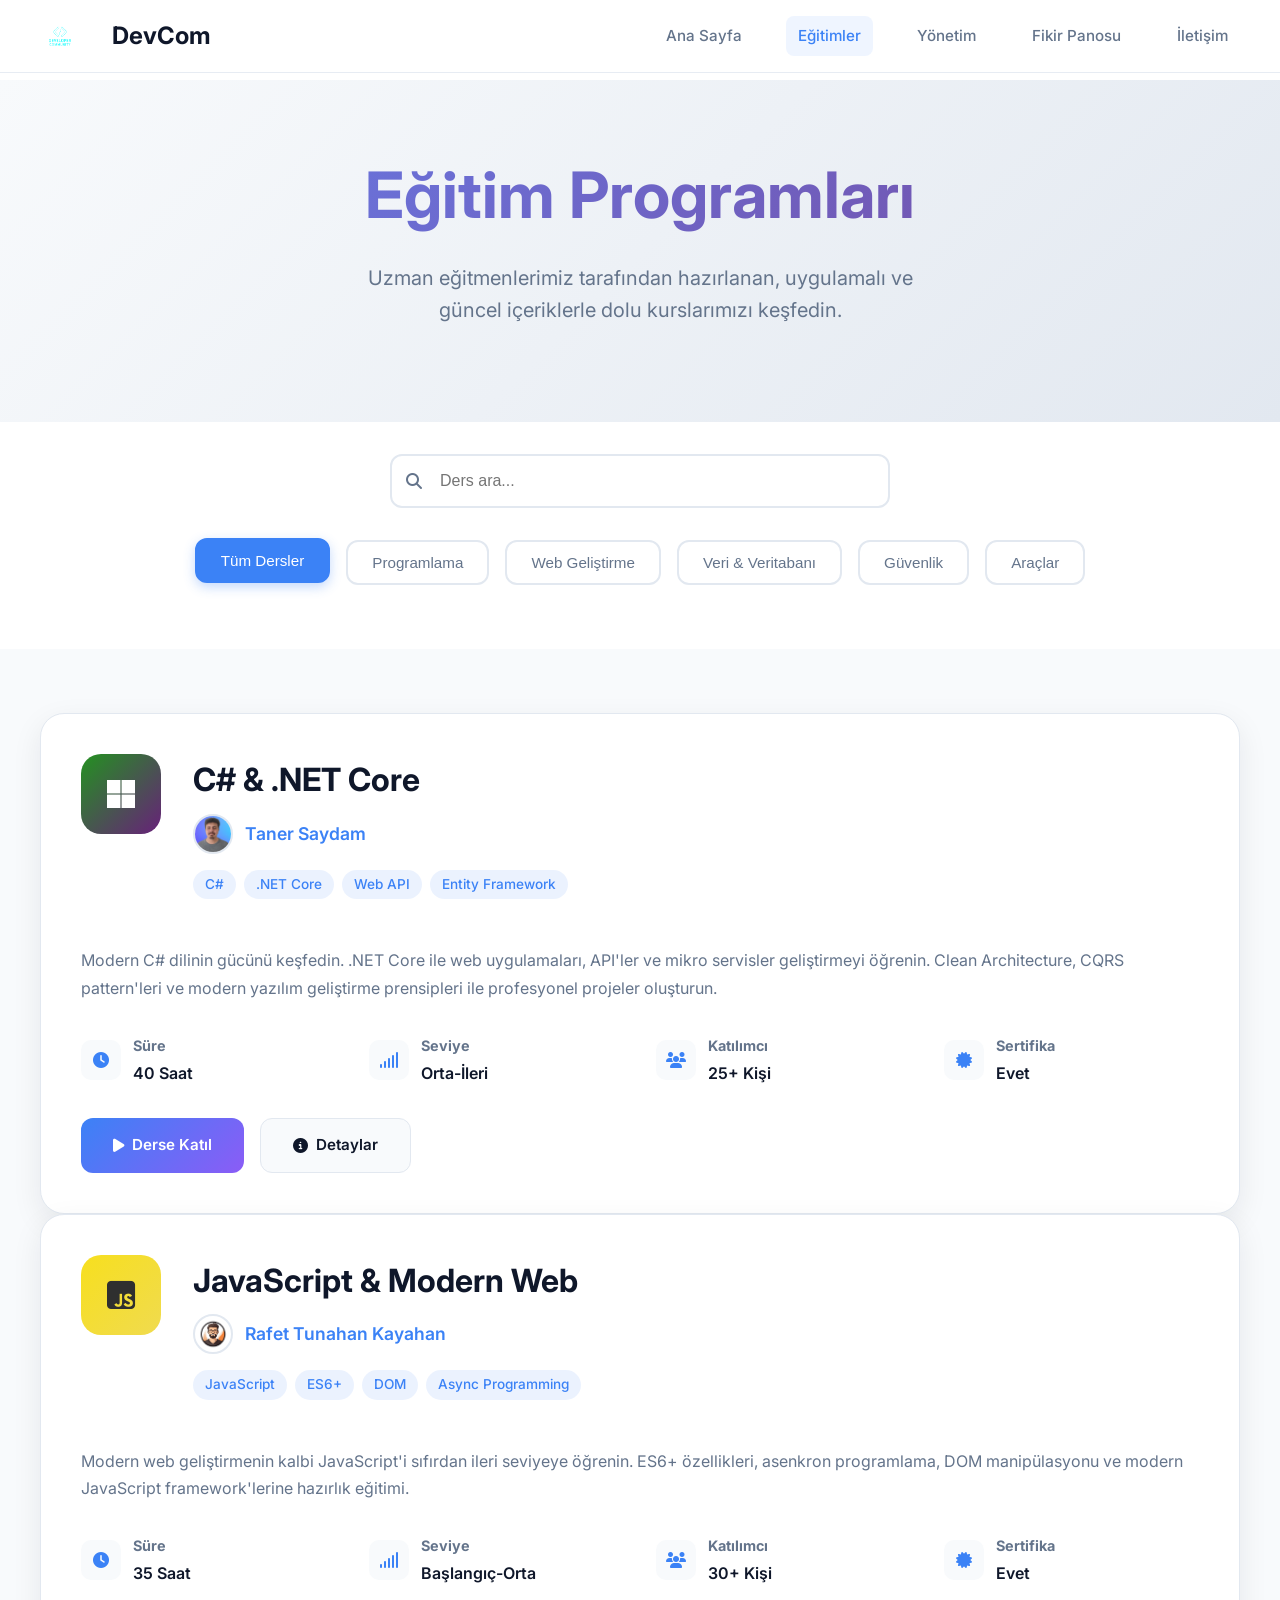
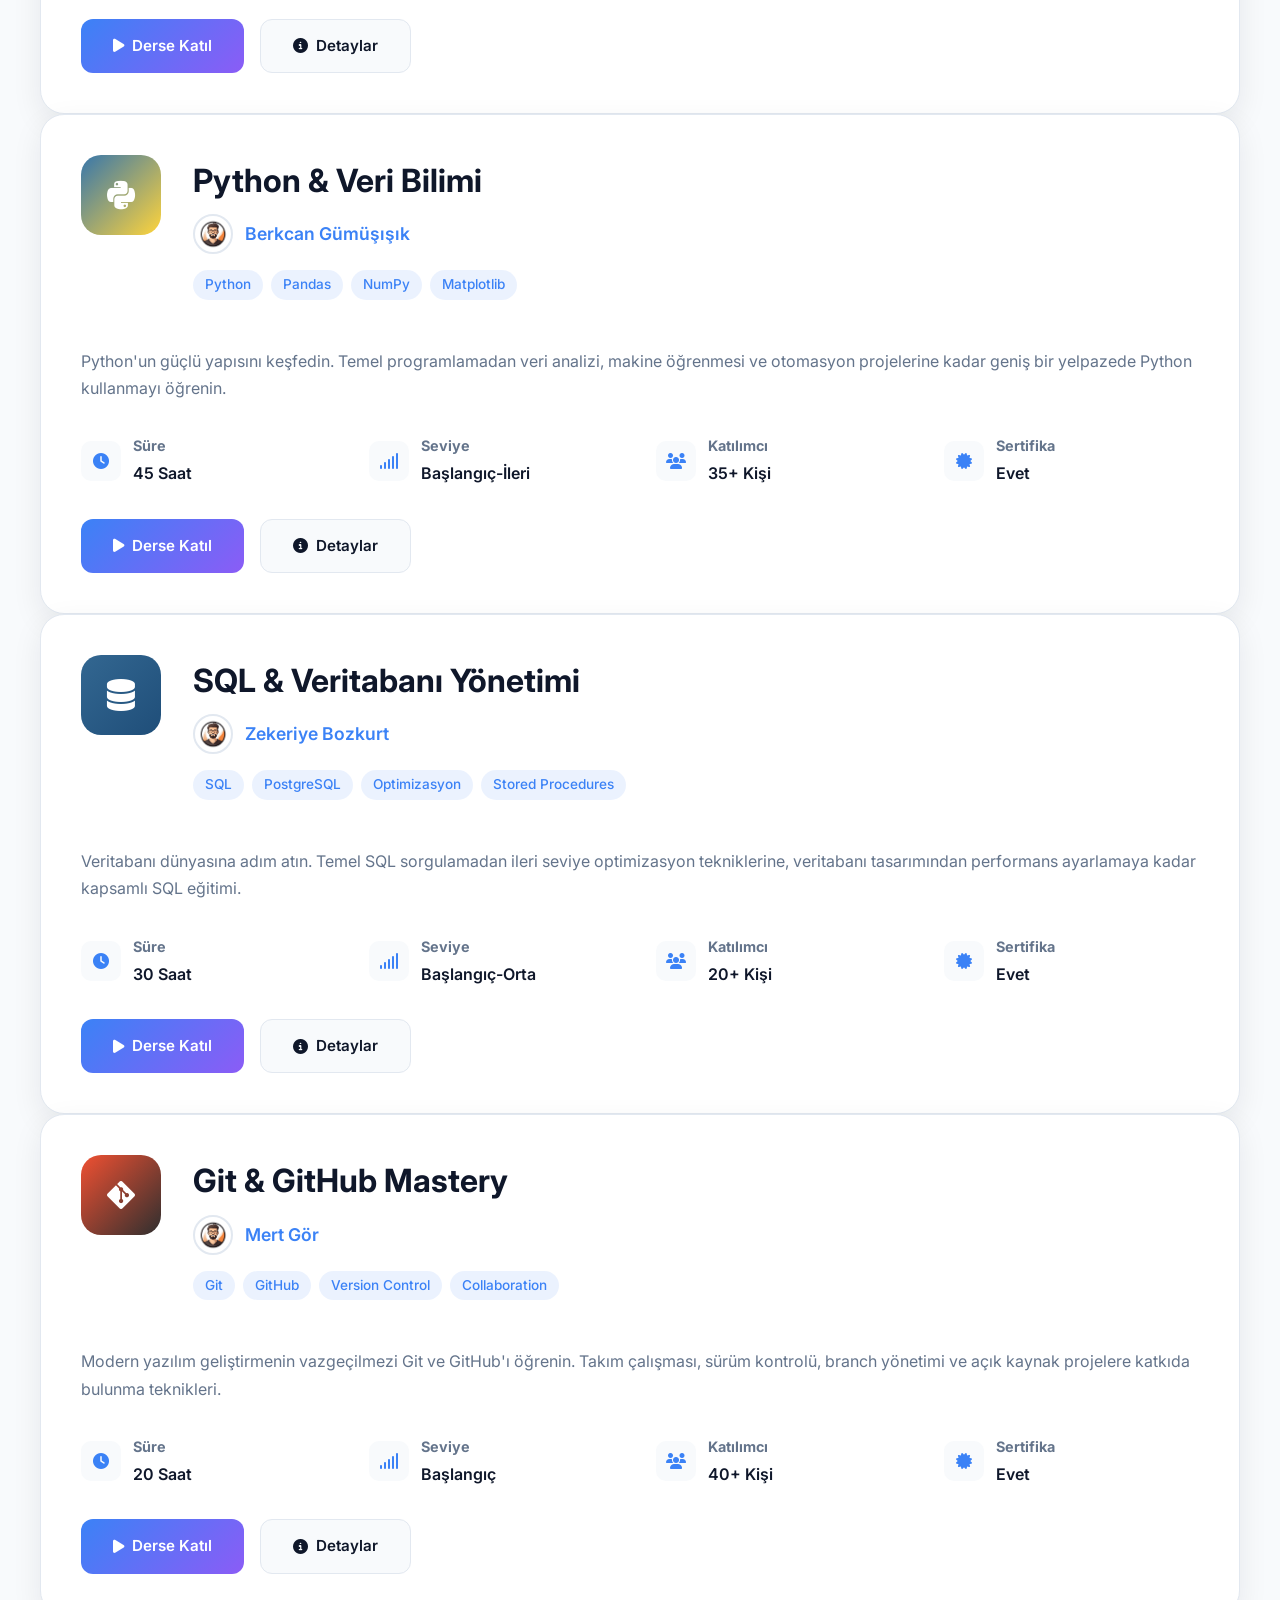
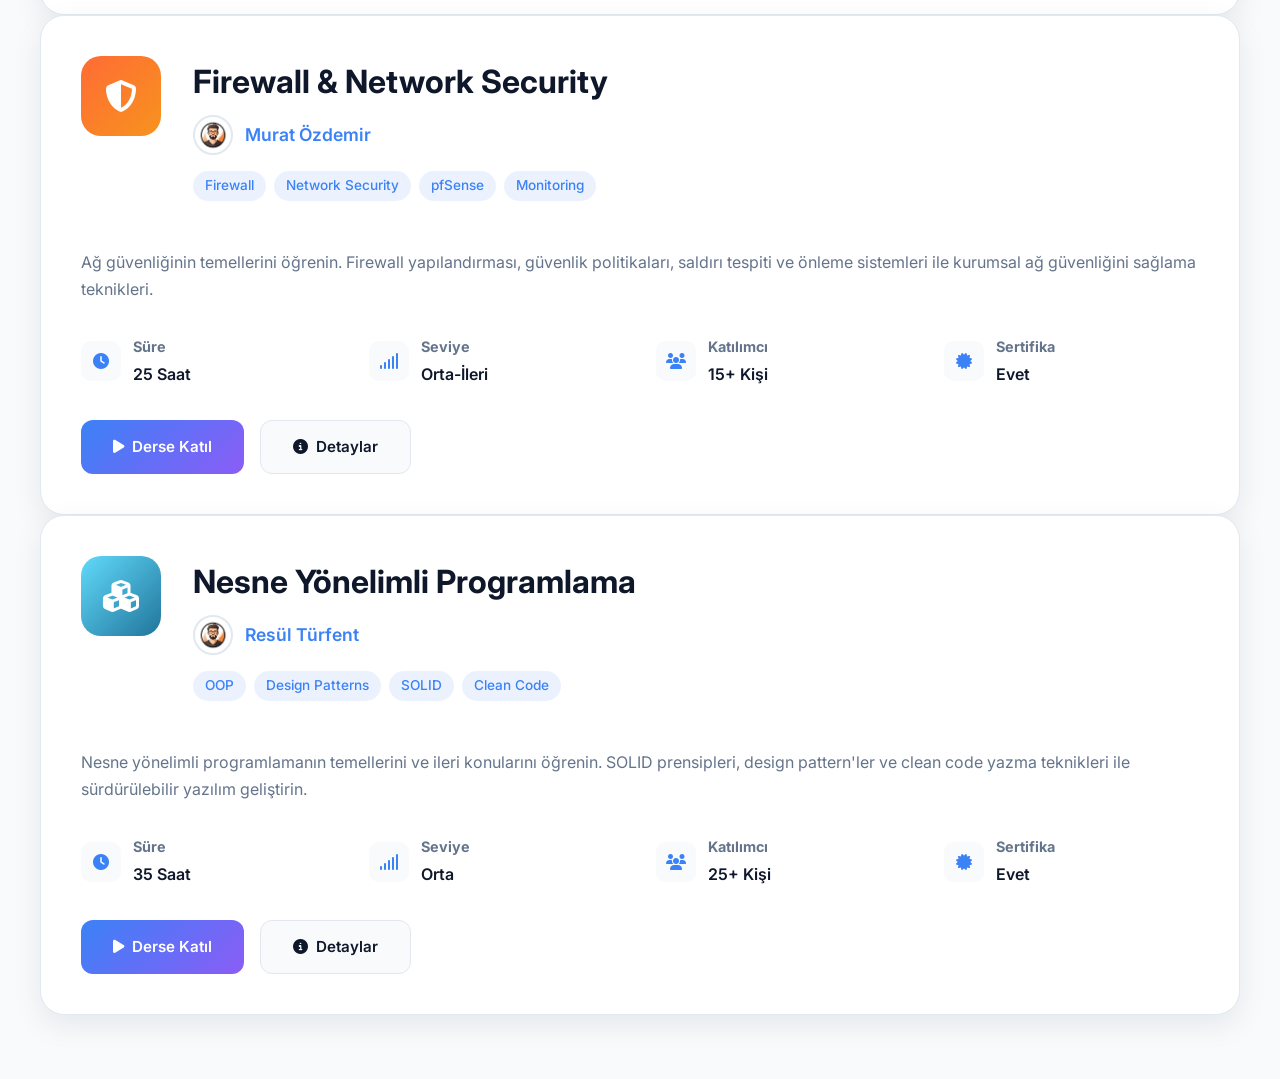
<file: dersler.html>
<!DOCTYPE html>
<html lang="tr">
<head>
  <meta charset="UTF-8">
  <meta name="viewport" content="width=device-width, initial-scale=1.0">
  <title>Dersler - Developer Community</title>
  <link rel="preconnect" href="https://fonts.googleapis.com">
  <link rel="preconnect" href="https://fonts.gstatic.com" crossorigin>
  <link href="https://fonts.googleapis.com/css2?family=Inter:wght@300;400;500;600;700&display=swap" rel="stylesheet">
  <link rel="stylesheet" href="https://cdnjs.cloudflare.com/ajax/libs/font-awesome/6.4.0/css/all.min.css">
  <link rel="stylesheet" href="dersler-style.css">
   <link rel="stylesheet" href="stylesheet.css">
     <link rel="stylesheet" href="navbar.css">
</head>
<body>
  <script src="navbar.js"></script>
  <!-- Modern Navbar -->
<nav class="navbar">
  <div class="nav-container">
    <a href="index.html" class="logo">
      <img src="images/devcomnavlogo.png" alt="DevCom Logo" class="logo-img">
      DevCom
    </a>
    <!-- Mobile menu button JavaScript ile otomatik eklenir -->
    <ul class="nav-links">
      <li><a href="index.html">Ana Sayfa</a></li>
      <li><a href="dersler.html">Eğitimler</a></li>
      <li><a href="admin.html">Yönetim</a></li>
      <li><a href="pano.html">Fikir Panosu</a></li>
      <li><a href="contact.html">İletişim</a></li>
    </ul>
  </div>
</nav>


  <!-- Hero Section -->
  <section class="hero">
    <div class="hero-container loading-animation">
      <h1>Eğitim Programları</h1>
      <p>Uzman eğitmenlerimiz tarafından hazırlanan, uygulamalı ve güncel içeriklerle dolu kurslarımızı keşfedin.</p>
    </div>
  </section>

  <!-- Filter Section -->
  <section class="filter-section">
    <div class="filter-container loading-animation">
      <div class="search-container">
        <i class="fas fa-search search-icon"></i>
        <input type="text" class="search-input" placeholder="Ders ara..." id="searchInput">
      </div>
      
      <div class="filter-buttons">
        <button class="filter-btn active" data-filter="all">Tüm Dersler</button>
        <button class="filter-btn" data-filter="programming">Programlama</button>
        <button class="filter-btn" data-filter="web">Web Geliştirme</button>
        <button class="filter-btn" data-filter="data">Veri & Veritabanı</button>
        <button class="filter-btn" data-filter="security">Güvenlik</button>
        <button class="filter-btn" data-filter="tools">Araçlar</button>
      </div>
    </div>
  </section>

  <!-- Courses Section -->
  <section class="courses-section">
    <div class="courses-container">
      
      <!-- C# Course -->
      <div class="course-card csharp loading-animation" data-category="programming" data-search="c# csharp .net programlama taner saydam">
        <div class="course-header">
          <div class="course-icon">
            <i class="fab fa-microsoft"></i>
          </div>
          <div class="course-info">
            <h2 class="course-title">C# & .NET Core</h2>
            <div class="course-instructor">
              <img src="images/tanersaydamprofile.jpeg" alt="Taner Saydam" class="instructor-avatar">
              <span class="instructor-name">Taner Saydam</span>
            </div>
            <div class="course-tags">
              <span class="course-tag">C#</span>
              <span class="course-tag">.NET Core</span>
              <span class="course-tag">Web API</span>
              <span class="course-tag">Entity Framework</span>
            </div>
          </div>
        </div>
        <div class="course-description">
          Modern C# dilinin gücünü keşfedin. .NET Core ile web uygulamaları, API'ler ve mikro servisler geliştirmeyi öğrenin. Clean Architecture, CQRS pattern'leri ve modern yazılım geliştirme prensipleri ile profesyonel projeler oluşturun.
        </div>
        <div class="course-details">
          <div class="detail-group">
            <div class="detail-icon"><i class="fas fa-clock"></i></div>
            <div class="detail-info">
              <h4>Süre</h4>
              <span>40 Saat</span>
            </div>
          </div>
          <div class="detail-group">
            <div class="detail-icon"><i class="fas fa-signal"></i></div>
            <div class="detail-info">
              <h4>Seviye</h4>
              <span>Orta-İleri</span>
            </div>
          </div>
          <div class="detail-group">
            <div class="detail-icon"><i class="fas fa-users"></i></div>
            <div class="detail-info">
              <h4>Katılımcı</h4>
              <span>25+ Kişi</span>
            </div>
          </div>
          <div class="detail-group">
            <div class="detail-icon"><i class="fas fa-certificate"></i></div>
            <div class="detail-info">
              <h4>Sertifika</h4>
              <span>Evet</span>
            </div>
          </div>
        </div>
        <div class="course-actions">
          <a href="#" class="action-btn primary"><i class="fas fa-play"></i> Derse Katıl</a>
          <a href="#" class="action-btn secondary"><i class="fas fa-info-circle"></i> Detaylar</a>
        </div>
      </div>

      <!-- JavaScript Course -->
      <div class="course-card javascript loading-animation" data-category="web programming" data-search="javascript js web geliştirme frontend rafet tunahan kayahan">
        <div class="course-header">
          <div class="course-icon">
            <i class="fab fa-js-square"></i>
          </div>
          <div class="course-info">
            <h2 class="course-title">JavaScript & Modern Web</h2>
            <div class="course-instructor">
              <img src="images/manprofile.png" alt="Rafet Tunahan Kayahan" class="instructor-avatar">
              <span class="instructor-name">Rafet Tunahan Kayahan</span>
            </div>
            <div class="course-tags">
              <span class="course-tag">JavaScript</span>
              <span class="course-tag">ES6+</span>
              <span class="course-tag">DOM</span>
              <span class="course-tag">Async Programming</span>
            </div>
          </div>
        </div>
        <div class="course-description">
          Modern web geliştirmenin kalbi JavaScript'i sıfırdan ileri seviyeye öğrenin. ES6+ özellikleri, asenkron programlama, DOM manipülasyonu ve modern JavaScript framework'lerine hazırlık eğitimi.
        </div>
        <div class="course-details">
          <div class="detail-group">
            <div class="detail-icon"><i class="fas fa-clock"></i></div>
            <div class="detail-info">
              <h4>Süre</h4>
              <span>35 Saat</span>
            </div>
          </div>
          <div class="detail-group">
            <div class="detail-icon"><i class="fas fa-signal"></i></div>
            <div class="detail-info">
              <h4>Seviye</h4>
              <span>Başlangıç-Orta</span>
            </div>
          </div>
          <div class="detail-group">
            <div class="detail-icon"><i class="fas fa-users"></i></div>
            <div class="detail-info">
              <h4>Katılımcı</h4>
              <span>30+ Kişi</span>
            </div>
          </div>
          <div class="detail-group">
            <div class="detail-icon"><i class="fas fa-certificate"></i></div>
            <div class="detail-info">
              <h4>Sertifika</h4>
              <span>Evet</span>
            </div>
          </div>
        </div>
        <div class="course-actions">
          <a href="#" class="action-btn primary"><i class="fas fa-play"></i> Derse Katıl</a>
          <a href="#" class="action-btn secondary"><i class="fas fa-info-circle"></i> Detaylar</a>
        </div>
      </div>

      <!-- Python Course -->
      <div class="course-card python loading-animation" data-category="programming data" data-search="python programlama veri bilimi berkcan gümüşışık">
        <div class="course-header">
          <div class="course-icon">
            <i class="fab fa-python"></i>
          </div>
          <div class="course-info">
            <h2 class="course-title">Python & Veri Bilimi</h2>
            <div class="course-instructor">
              <img src="images/manprofile.png" alt="Berkcan Gümüşışık" class="instructor-avatar">
              <span class="instructor-name">Berkcan Gümüşışık</span>
            </div>
            <div class="course-tags">
              <span class="course-tag">Python</span>
              <span class="course-tag">Pandas</span>
              <span class="course-tag">NumPy</span>
              <span class="course-tag">Matplotlib</span>
            </div>
          </div>
        </div>
        <div class="course-description">
          Python'un güçlü yapısını keşfedin. Temel programlamadan veri analizi, makine öğrenmesi ve otomasyon projelerine kadar geniş bir yelpazede Python kullanmayı öğrenin.
        </div>
        <div class="course-details">
          <div class="detail-group">
            <div class="detail-icon"><i class="fas fa-clock"></i></div>
            <div class="detail-info">
              <h4>Süre</h4>
              <span>45 Saat</span>
            </div>
          </div>
          <div class="detail-group">
            <div class="detail-icon"><i class="fas fa-signal"></i></div>
            <div class="detail-info">
              <h4>Seviye</h4>
              <span>Başlangıç-İleri</span>
            </div>
          </div>
          <div class="detail-group">
            <div class="detail-icon"><i class="fas fa-users"></i></div>
            <div class="detail-info">
              <h4>Katılımcı</h4>
              <span>35+ Kişi</span>
            </div>
          </div>
          <div class="detail-group">
            <div class="detail-icon"><i class="fas fa-certificate"></i></div>
            <div class="detail-info">
              <h4>Sertifika</h4>
              <span>Evet</span>
            </div>
          </div>
        </div>
        <div class="course-actions">
          <a href="#" class="action-btn primary"><i class="fas fa-play"></i> Derse Katıl</a>
          <a href="#" class="action-btn secondary"><i class="fas fa-info-circle"></i> Detaylar</a>
        </div>
      </div>

      <!-- SQL Course -->
      <div class="course-card sql loading-animation" data-category="data" data-search="sql veritabanı database zekeriye bozkurt">
        <div class="course-header">
          <div class="course-icon">
            <i class="fas fa-database"></i>
          </div>
          <div class="course-info">
            <h2 class="course-title">SQL & Veritabanı Yönetimi</h2>
            <div class="course-instructor">
              <img src="images/manprofile.png" alt="Zekeriye Bozkurt" class="instructor-avatar">
              <span class="instructor-name">Zekeriye Bozkurt</span>
            </div>
            <div class="course-tags">
              <span class="course-tag">SQL</span>
              <span class="course-tag">PostgreSQL</span>
              <span class="course-tag">Optimizasyon</span>
              <span class="course-tag">Stored Procedures</span>
            </div>
          </div>
        </div>
        <div class="course-description">
          Veritabanı dünyasına adım atın. Temel SQL sorgulamadan ileri seviye optimizasyon tekniklerine, veritabanı tasarımından performans ayarlamaya kadar kapsamlı SQL eğitimi.
        </div>
        <div class="course-details">
          <div class="detail-group">
            <div class="detail-icon"><i class="fas fa-clock"></i></div>
            <div class="detail-info">
              <h4>Süre</h4>
              <span>30 Saat</span>
            </div>
          </div>
          <div class="detail-group">
            <div class="detail-icon"><i class="fas fa-signal"></i></div>
            <div class="detail-info">
              <h4>Seviye</h4>
              <span>Başlangıç-Orta</span>
            </div>
          </div>
          <div class="detail-group">
            <div class="detail-icon"><i class="fas fa-users"></i></div>
            <div class="detail-info">
              <h4>Katılımcı</h4>
              <span>20+ Kişi</span>
            </div>
          </div>
          <div class="detail-group">
            <div class="detail-icon"><i class="fas fa-certificate"></i></div>
            <div class="detail-info">
              <h4>Sertifika</h4>
              <span>Evet</span>
            </div>
          </div>
        </div>
        <div class="course-actions">
          <a href="#" class="action-btn primary"><i class="fas fa-play"></i> Derse Katıl</a>
          <a href="#" class="action-btn secondary"><i class="fas fa-info-circle"></i> Detaylar</a>
        </div>
      </div>

      <!-- Git & GitHub Course -->
      <div class="course-card git loading-animation" data-category="tools" data-search="git github versiyon kontrol mert gör">
        <div class="course-header">
          <div class="course-icon">
            <i class="fab fa-git-alt"></i>
          </div>
          <div class="course-info">
            <h2 class="course-title">Git & GitHub Mastery</h2>
            <div class="course-instructor">
              <img src="images/manprofile.png" alt="Mert Gör" class="instructor-avatar">
              <span class="instructor-name">Mert Gör</span>
            </div>
            <div class="course-tags">
              <span class="course-tag">Git</span>
              <span class="course-tag">GitHub</span>
              <span class="course-tag">Version Control</span>
              <span class="course-tag">Collaboration</span>
            </div>
          </div>
        </div>
        <div class="course-description">
          Modern yazılım geliştirmenin vazgeçilmezi Git ve GitHub'ı öğrenin. Takım çalışması, sürüm kontrolü, branch yönetimi ve açık kaynak projelere katkıda bulunma teknikleri.
        </div>
        <div class="course-details">
          <div class="detail-group">
            <div class="detail-icon"><i class="fas fa-clock"></i></div>
            <div class="detail-info">
              <h4>Süre</h4>
              <span>20 Saat</span>
            </div>
          </div>
          <div class="detail-group">
            <div class="detail-icon"><i class="fas fa-signal"></i></div>
            <div class="detail-info">
              <h4>Seviye</h4>
              <span>Başlangıç</span>
            </div>
          </div>
          <div class="detail-group">
            <div class="detail-icon"><i class="fas fa-users"></i></div>
            <div class="detail-info">
              <h4>Katılımcı</h4>
              <span>40+ Kişi</span>
            </div>
          </div>
          <div class="detail-group">
            <div class="detail-icon"><i class="fas fa-certificate"></i></div>
            <div class="detail-info">
              <h4>Sertifika</h4>
              <span>Evet</span>
            </div>
          </div>
        </div>
        <div class="course-actions">
          <a href="#" class="action-btn primary"><i class="fas fa-play"></i> Derse Katıl</a>
          <a href="#" class="action-btn secondary"><i class="fas fa-info-circle"></i> Detaylar</a>
        </div>
      </div>

      <!-- Firewall Course -->
      <div class="course-card firewall loading-animation" data-category="security" data-search="firewall güvenlik network ağ murat özdemir">
        <div class="course-header">
          <div class="course-icon">
            <i class="fas fa-shield-alt"></i>
          </div>
          <div class="course-info">
            <h2 class="course-title">Firewall & Network Security</h2>
            <div class="course-instructor">
              <img src="images/manprofile.png" alt="Murat Özdemir" class="instructor-avatar">
              <span class="instructor-name">Murat Özdemir</span>
            </div>
            <div class="course-tags">
              <span class="course-tag">Firewall</span>
              <span class="course-tag">Network Security</span>
              <span class="course-tag">pfSense</span>
              <span class="course-tag">Monitoring</span>
            </div>
          </div>
        </div>
        <div class="course-description">
          Ağ güvenliğinin temellerini öğrenin. Firewall yapılandırması, güvenlik politikaları, saldırı tespiti ve önleme sistemleri ile kurumsal ağ güvenliğini sağlama teknikleri.
        </div>
        <div class="course-details">
          <div class="detail-group">
            <div class="detail-icon"><i class="fas fa-clock"></i></div>
            <div class="detail-info">
              <h4>Süre</h4>
              <span>25 Saat</span>
            </div>
          </div>
          <div class="detail-group">
            <div class="detail-icon"><i class="fas fa-signal"></i></div>
            <div class="detail-info">
              <h4>Seviye</h4>
              <span>Orta-İleri</span>
            </div>
          </div>
          <div class="detail-group">
            <div class="detail-icon"><i class="fas fa-users"></i></div>
            <div class="detail-info">
              <h4>Katılımcı</h4>
              <span>15+ Kişi</span>
            </div>
          </div>
          <div class="detail-group">
            <div class="detail-icon"><i class="fas fa-certificate"></i></div>
            <div class="detail-info">
              <h4>Sertifika</h4>
              <span>Evet</span>
            </div>
          </div>
        </div>
        <div class="course-actions">
          <a href="#" class="action-btn primary"><i class="fas fa-play"></i> Derse Katıl</a>
          <a href="#" class="action-btn secondary"><i class="fas fa-info-circle"></i> Detaylar</a>
        </div>
      </div>

      <!-- OOP Course -->
      <div class="course-card oop loading-animation" data-category="programming" data-search="oop nesne yönelimli programlama resül türfent">
        <div class="course-header">
          <div class="course-icon">
            <i class="fas fa-cubes"></i>
          </div>
          <div class="course-info">
            <h2 class="course-title">Nesne Yönelimli Programlama</h2>
            <div class="course-instructor">
              <img src="images/manprofile.png" alt="Resül Türfent" class="instructor-avatar">
              <span class="instructor-name">Resül Türfent</span>
            </div>
            <div class="course-tags">
              <span class="course-tag">OOP</span>
              <span class="course-tag">Design Patterns</span>
              <span class="course-tag">SOLID</span>
              <span class="course-tag">Clean Code</span>
            </div>
          </div>
        </div>
        <div class="course-description">
          Nesne yönelimli programlamanın temellerini ve ileri konularını öğrenin. SOLID prensipleri, design pattern'ler ve clean code yazma teknikleri ile sürdürülebilir yazılım geliştirin.
        </div>
        <div class="course-details">
          <div class="detail-group">
            <div class="detail-icon"><i class="fas fa-clock"></i></div>
            <div class="detail-info">
              <h4>Süre</h4>
              <span>35 Saat</span>
            </div>
          </div>
          <div class="detail-group">
            <div class="detail-icon"><i class="fas fa-signal"></i></div>
            <div class="detail-info">
              <h4>Seviye</h4>
              <span>Orta</span>
            </div>
          </div>
          <div class="detail-group">
            <div class="detail-icon"><i class="fas fa-users"></i></div>
            <div class="detail-info">
              <h4>Katılımcı</h4>
              <span>25+ Kişi</span>
            </div>
          </div>
          <div class="detail-group">
            <div class="detail-icon"><i class="fas fa-certificate"></i></div>
            <div class="detail-info">
              <h4>Sertifika</h4>
              <span>Evet</span>
            </div>
          </div>
        </div>
        <div class="course-actions">
          <a href="#" class="action-btn primary"><i class="fas fa-play"></i> Derse Katıl</a>
          <a href="#" class="action-btn secondary"><i class="fas fa-info-circle"></i> Detaylar</a>
        </div>
      </div>

    </div>
  </section>

  <script src="dersler-script.js"></script>
</body>
</html>
</file>
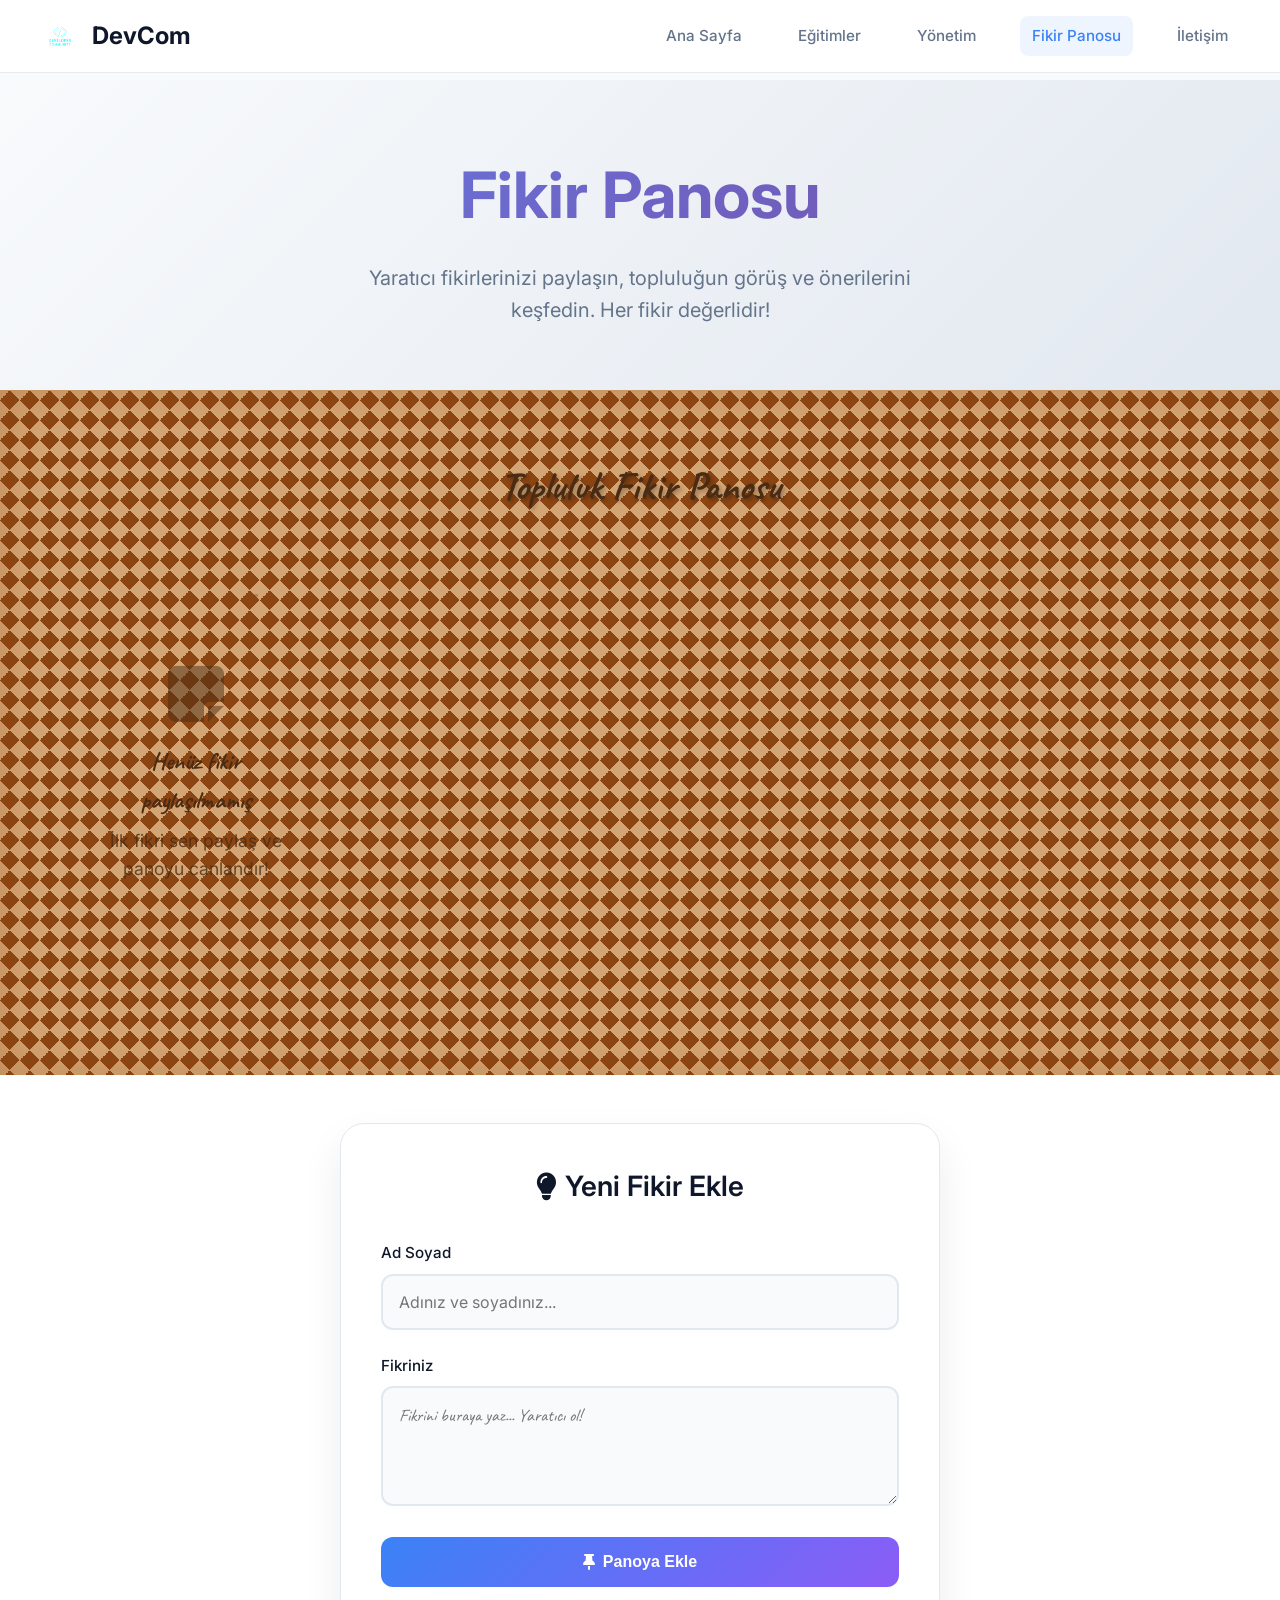
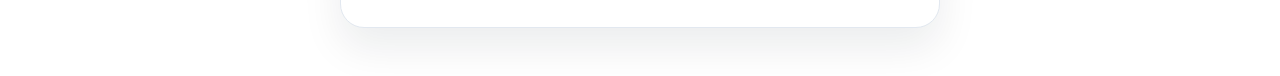
<file: pano.html>
<!DOCTYPE html>
<html lang="tr">
<head>
  <meta charset="UTF-8">
  <meta name="viewport" content="width=device-width, initial-scale=1.0">
  <title>Fikir Panosu - Developer Community</title>
  <link rel="preconnect" href="https://fonts.googleapis.com">
  <link rel="preconnect" href="https://fonts.gstatic.com" crossorigin>
  <link href="https://fonts.googleapis.com/css2?family=Inter:wght@300;400;500;600;700&family=Caveat:wght@400;600;700&display=swap" rel="stylesheet">
  <link rel="stylesheet" href="https://cdnjs.cloudflare.com/ajax/libs/font-awesome/6.4.0/css/all.min.css">
  <link rel="stylesheet" href="navbar.css">
   
  <style>
    :root {
      --primary: #0f172a;
      --primary-light: #1e293b;
      --accent: #3b82f6;
      --accent-hover: #2563eb;
      --secondary: #f59e0b;
      --text-light: #64748b;
      --text-dark: #0f172a;
      --surface: #ffffff;
      --surface-dark: #f8fafc;
      --border: #e2e8f0;
      --shadow: rgba(15, 23, 42, 0.08);
      --gradient: linear-gradient(135deg, #667eea 0%, #764ba2 100%);
      --gradient-accent: linear-gradient(135deg, #3b82f6 0%, #8b5cf6 100%);
      
      /* Note colors */
      --note-yellow: #fef08a;
      --note-pink: #fbcfe8;
      --note-blue: #bfdbfe;
      --note-green: #bbf7d0;
      --note-orange: #fed7aa;
      --note-purple: #ddd6fe;
      --note-red: #fecaca;
      
      /* Cork board */
      --cork-bg: linear-gradient(45deg, #d4a574 25%, transparent 25%), 
                 linear-gradient(-45deg, #d4a574 25%, transparent 25%), 
                 linear-gradient(45deg, transparent 75%, #d4a574 75%), 
                 linear-gradient(-45deg, transparent 75%, #d4a574 75%);
      --cork-shadow: inset 0 0 50px rgba(139, 69, 19, 0.3);
    }

    * {
      margin: 0;
      padding: 0;
      box-sizing: border-box;
    }

    body {
      font-family: 'Inter', system-ui, -apple-system, sans-serif;
      line-height: 1.6;
      color: var(--text-dark);
      background: var(--surface-dark);
      overflow-x: hidden;
    }
 
    /* Hero Section */
    .hero {
      margin-top: 80px;
      padding: 4rem 2rem 2rem;
      background: linear-gradient(135deg, #f8fafc 0%, #e2e8f0 100%);
      text-align: center;
    }

    .hero-container {
      max-width: 1200px;
      margin: 0 auto;
    }

    .hero h1 {
      font-size: clamp(2.5rem, 5vw, 4rem);
      font-weight: 700;
      color: var(--primary);
      margin-bottom: 1rem;
      background: var(--gradient);
      -webkit-background-clip: text;
      -webkit-text-fill-color: transparent;
      background-clip: text;
    }

    .hero p {
      font-size: 1.25rem;
      color: var(--text-light);
      margin-bottom: 2rem;
      max-width: 600px;
      margin-left: auto;
      margin-right: auto;
    }

    /* Add Idea Section */
    .add-idea-section {
      padding: 3rem 2rem;
      background: var(--surface);
    }

    .add-idea-container {
      max-width: 600px;
      margin: 0 auto;
    }

    .add-idea-form {
      background: var(--surface);
      border-radius: 24px;
      padding: 2.5rem;
      box-shadow: 0 20px 40px var(--shadow);
      border: 1px solid var(--border);
    }

    .form-title {
      text-align: center;
      font-size: 1.75rem;
      font-weight: 600;
      color: var(--primary);
      margin-bottom: 2rem;
      display: flex;
      align-items: center;
      justify-content: center;
      gap: 0.5rem;
    }

    .form-group {
      margin-bottom: 1.5rem;
    }

    .form-label {
      display: block;
      font-weight: 500;
      color: var(--text-dark);
      margin-bottom: 0.5rem;
      font-size: 0.95rem;
    }

    .form-input, .form-textarea {
      width: 100%;
      padding: 1rem;
      border: 2px solid var(--border);
      border-radius: 12px;
      font-size: 1rem;
      transition: all 0.3s ease;
      background: var(--surface-dark);
      font-family: inherit;
    }

    .form-input:focus, .form-textarea:focus {
      outline: none;
      border-color: var(--accent);
      box-shadow: 0 0 0 3px rgba(59, 130, 246, 0.1);
      background: white;
    }

    .form-textarea {
      min-height: 120px;
      resize: vertical;
      font-family: 'Caveat', cursive;
      font-size: 1.1rem;
    }

    .form-button {
      width: 100%;
      padding: 1rem 2rem;
      background: var(--gradient-accent);
      color: white;
      border: none;
      border-radius: 12px;
      font-size: 1rem;
      font-weight: 600;
      cursor: pointer;
      transition: all 0.3s ease;
      display: flex;
      align-items: center;
      justify-content: center;
      gap: 0.5rem;
    }

    .form-button:hover {
      transform: translateY(-2px);
      box-shadow: 0 10px 25px rgba(59, 130, 246, 0.3);
    }

    /* Cork Board */
    .cork-board-section {
      padding: 4rem 2rem 6rem;
      background: #8b4513;
      background-image: var(--cork-bg);
      background-size: 20px 20px;
      box-shadow: var(--cork-shadow);
      position: relative;
    }

    .cork-board-section::before {
      content: '';
      position: absolute;
      top: 0;
      left: 0;
      right: 0;
      bottom: 0;
      background: 
        radial-gradient(circle at 20% 30%, rgba(101, 67, 33, 0.3) 2px, transparent 2px),
        radial-gradient(circle at 80% 70%, rgba(101, 67, 33, 0.3) 1px, transparent 1px),
        radial-gradient(circle at 40% 80%, rgba(101, 67, 33, 0.2) 1px, transparent 1px),
        radial-gradient(circle at 90% 20%, rgba(101, 67, 33, 0.3) 1px, transparent 1px);
      pointer-events: none;
    }

    .board-container {
      max-width: 1400px;
      margin: 0 auto;
      position: relative;
    }

    .board-title {
      text-align: center;
      color: #4a2c14;
      font-size: 2.5rem;
      font-weight: 700;
      margin-bottom: 3rem;
      text-shadow: 2px 2px 4px rgba(0,0,0,0.3);
      font-family: 'Caveat', cursive;
    }

    .notes-grid {
      display: grid;
      grid-template-columns: repeat(auto-fill, minmax(250px, 1fr));
      gap: 2rem;
      padding: 2rem;
    }

    .note {
      background: var(--note-yellow);
      width: 250px;
      min-height: 200px;
      padding: 1.5rem;
      border-radius: 3px;
      position: relative;
      transform: rotate(var(--rotation));
      transition: all 0.3s ease;
      cursor: pointer;
      box-shadow: 
        0 4px 8px rgba(0,0,0,0.1),
        0 2px 4px rgba(0,0,0,0.06);
      font-family: 'Caveat', cursive;
      font-size: 1.1rem;
      line-height: 1.5;
    }

    .note::before {
      content: '';
      position: absolute;
      top: -5px;
      left: 50%;
      transform: translateX(-50%);
      width: 30px;
      height: 30px;
      background: radial-gradient(circle, #ff6b6b 40%, #ff8e8e 70%);
      border-radius: 50%;
      box-shadow: 
        0 2px 4px rgba(0,0,0,0.2),
        inset 0 2px 4px rgba(255,255,255,0.3);
    }

    .note::after {
      content: '';
      position: absolute;
      top: -2px;
      left: 50%;
      transform: translateX(-50%);
      width: 8px;
      height: 8px;
      background: #333;
      border-radius: 50%;
      box-shadow: 0 1px 2px rgba(0,0,0,0.3);
    }

    .note:hover {
      transform: rotate(0deg) scale(1.05);
      z-index: 10;
      box-shadow: 
        0 10px 20px rgba(0,0,0,0.2),
        0 6px 12px rgba(0,0,0,0.1);
    }

    .note-content {
      margin-bottom: 1rem;
      color: #2d3748;
      word-wrap: break-word;
    }

    .note-author {
      position: absolute;
      bottom: 1rem;
      right: 1rem;
      font-size: 0.9rem;
      color: #4a5568;
      font-weight: 600;
      font-style: italic;
    }

    .note-date {
      position: absolute;
      bottom: 1rem;
      left: 1rem;
      font-size: 0.8rem;
      color: #718096;
    }

    /* Note color variations */
    .note:nth-child(2n) { background: var(--note-pink); --rotation: -2deg; }
    .note:nth-child(3n) { background: var(--note-blue); --rotation: 1.5deg; }
    .note:nth-child(4n) { background: var(--note-green); --rotation: -1deg; }
    .note:nth-child(5n) { background: var(--note-orange); --rotation: 2deg; }
    .note:nth-child(6n) { background: var(--note-purple); --rotation: -1.5deg; }
    .note:nth-child(7n) { background: var(--note-red); --rotation: 0.5deg; }

    /* Empty state */
    .empty-state {
      text-align: center;
      color: #4a2c14;
      padding: 4rem 2rem;
    }

    .empty-state i {
      font-size: 4rem;
      margin-bottom: 1rem;
      opacity: 0.5;
    }

    .empty-state h3 {
      font-size: 1.5rem;
      margin-bottom: 0.5rem;
      font-family: 'Caveat', cursive;
    }

    .empty-state p {
      font-size: 1.1rem;
      opacity: 0.8;
    }

    /* Responsive Design */
    @media (max-width: 768px) {
      .navbar {
        padding: 1rem;
      }

      .nav-links {
        gap: 1rem;
      }

      .hero {
        padding: 3rem 1rem 2rem;
      }

      .add-idea-section {
        padding: 2rem 1rem;
      }

      .add-idea-form {
        padding: 2rem;
      }

      .cork-board-section {
        padding: 3rem 1rem 4rem;
      }

      .notes-grid {
        grid-template-columns: 1fr;
        gap: 1.5rem;
        padding: 1rem;
      }

      .note {
        width: 100%;
        max-width: 300px;
        margin: 0 auto;
      }

      .board-title {
        font-size: 2rem;
      }
    }

    /* Loading Animation */
    .loading-animation {
      opacity: 0;
      transform: translateY(30px);
      transition: all 0.6s ease;
    }

    .loading-animation.loaded {
      opacity: 1;
      transform: translateY(0);
    }

    /* Success message */
    .success-message {
      background: rgba(16, 185, 129, 0.1);
      border: 2px solid #10b981;
      color: #065f46;
      padding: 1rem;
      border-radius: 12px;
      margin-bottom: 1.5rem;
      display: none;
      align-items: center;
      gap: 0.5rem;
    }

    .success-message.show {
      display: flex;
      animation: slideIn 0.5s ease-out;
    }

    @keyframes slideIn {
      from {
        opacity: 0;
        transform: translateY(-20px);
      }
      to {
        opacity: 1;
        transform: translateY(0);
      }
    }
    .nav-container {
  display: flex;
  align-items: center;
  justify-content: space-between;
}

 

 
  </style>
</head>
<body>
  <script src="navbar.js"></script>
  <!-- Modern Navbar -->
<nav class="navbar">
  <div class="nav-container">
    <a href="index.html" class="logo">
      <img src="images/devcomnavlogo.png" alt="DevCom Logo" class="logo-img">
      DevCom
    </a>
    <!-- Mobile menu button JavaScript ile otomatik eklenir -->
    <ul class="nav-links">
      <li><a href="index.html">Ana Sayfa</a></li>
      <li><a href="dersler.html">Eğitimler</a></li>
      <li><a href="admin.html">Yönetim</a></li>
      <li><a href="pano.html">Fikir Panosu</a></li>
      <li><a href="contact.html">İletişim</a></li>
    </ul>
  </div>
</nav>

  <!-- Hero Section -->
  <section class="hero">
    <div class="hero-container loading-animation">
      <h1>Fikir Panosu</h1>
      <p>Yaratıcı fikirlerinizi paylaşın, topluluğun görüş ve önerilerini keşfedin. Her fikir değerlidir!</p>
    </div>
  </section>
 <section class="cork-board-section">
    <div class="board-container">
      <h2 class="board-title">Topluluk Fikir Panosu</h2>
      
      <div id="notesContainer" class="notes-grid">
        <!-- Sample notes for demonstration -->
        
        

    
      
      <div id="emptyState" class="empty-state" style="display: none;">
        <i class="fas fa-sticky-note"></i>
        <h3>Henüz fikir paylaşılmamış</h3>
        <p>İlk fikri sen paylaş ve panoyu canlandır!</p>
      </div>
    </div>
  </section>
  <!-- Add Idea Form -->
  <section class="add-idea-section">
    <div class="add-idea-container loading-animation">
      <form class="add-idea-form" id="ideaForm">
        <h2 class="form-title">
          <i class="fas fa-lightbulb"></i>
          Yeni Fikir Ekle
        </h2>
        
        <div class="success-message" id="successMessage">
          <i class="fas fa-check-circle"></i>
          <span>Fikriniz başarıyla panoya eklendi!</span>
        </div>

        <div class="form-group">
          <label for="authorName" class="form-label">Ad Soyad</label>
          <input type="text" id="authorName" name="authorName" class="form-input" placeholder="Adınız ve soyadınız..." required>
        </div>

        <div class="form-group">
          <label for="ideaContent" class="form-label">Fikriniz</label>
          <textarea id="ideaContent" name="ideaContent" class="form-textarea" placeholder="Fikrini buraya yaz... Yaratıcı ol!" required></textarea>
        </div>

        <button type="submit" class="form-button">
          <i class="fas fa-thumbtack"></i>
          Panoya Ekle
        </button>
      </form>
    </div>
  </section>

  <!-- Cork Board -->
 

  <script>
    // Loading animations
    const observerOptions = {
      threshold: 0.1,
      rootMargin: '0px 0px -50px 0px'
    };

    const observer = new IntersectionObserver((entries) => {
      entries.forEach(entry => {
        if (entry.isIntersecting) {
          entry.target.classList.add('loaded');
        }
      });
    }, observerOptions);

    document.querySelectorAll('.loading-animation').forEach(el => {
      observer.observe(el);
    });

    // Navbar background on scroll
    window.addEventListener('scroll', () => {
      const navbar = document.querySelector('.navbar');
      if (window.scrollY > 50) {
        navbar.style.background = 'rgba(255, 255, 255, 0.98)';
        navbar.style.boxShadow = '0 4px 20px rgba(0, 0, 0, 0.08)';
      } else {
        navbar.style.background = 'rgba(255, 255, 255, 0.95)';
        navbar.style.boxShadow = 'none';
      }
    });

    // Form handling
    document.getElementById('ideaForm').addEventListener('submit', function(e) {
      e.preventDefault();
      
      const authorName = document.getElementById('authorName').value.trim();
      const ideaContent = document.getElementById('ideaContent').value.trim();
      
      if (authorName && ideaContent) {
        addNoteToBoard(ideaContent, authorName);
        
        // Show success message
        const successMessage = document.getElementById('successMessage');
        successMessage.classList.add('show');
        
        // Clear form
        this.reset();
        
        // Hide success message after 3 seconds
        setTimeout(() => {
          successMessage.classList.remove('show');
        }, 3000);
        
        // Scroll to board
        document.querySelector('.cork-board-section').scrollIntoView({
          behavior: 'smooth',
          block: 'start'
        });
      }
    });

    // Add note to board function
    function addNoteToBoard(content, author) {
      const notesContainer = document.getElementById('notesContainer');
      const emptyState = document.getElementById('emptyState');
      
      // Hide empty state if visible
      emptyState.style.display = 'none';
      
      // Create new note
      const note = document.createElement('div');
      note.className = 'note';
      
      // Get current date
      const now = new Date();
      const dateStr = now.toLocaleDateString('tr-TR', { 
        day: 'numeric', 
        month: 'long' 
      });
      
      note.innerHTML = `
        <div class="note-content">"${content}"</div>
        <div class="note-author">- ${author}</div>
        <div class="note-date">${dateStr}</div>
      `;
      
      // Add animation
      note.style.opacity = '0';
      note.style.transform = 'scale(0.8) rotate(0deg)';
      
      // Insert at the beginning
      notesContainer.insertBefore(note, notesContainer.firstChild);
      
      // Animate in
      setTimeout(() => {
        note.style.transition = 'all 0.5s ease';
        note.style.opacity = '1';
        note.style.transform = 'scale(1) rotate(' + (Math.random() * 4 - 2) + 'deg)';
      }, 100);
      
      // Add hover effect after animation
      setTimeout(() => {
        note.addEventListener('mouseenter', function() {
          this.style.transform = 'scale(1.05) rotate(0deg)';
          this.style.zIndex = '10';
        });
        
        note.addEventListener('mouseleave', function() {
          this.style.transform = 'scale(1) rotate(' + (Math.random() * 4 - 2) + 'deg)';
          this.style.zIndex = '1';
        });
      }, 600);
    }

    // Initialize random rotations for existing notes
    document.querySelectorAll('.note').forEach(note => {
      const randomRotation = Math.random() * 4 - 2; // -2 to 2 degrees
      note.style.setProperty('--rotation', randomRotation + 'deg');
    });

    // Add interactive hover effects for existing notes
    document.querySelectorAll('.note').forEach(note => {
      note.addEventListener('mouseenter', function() {
        this.style.transform = 'scale(1.05) rotate(0deg)';
        this.style.zIndex = '10';
      });
      
      note.addEventListener('mouseleave', function() {
        const rotation = this.style.getPropertyValue('--rotation') || '0deg';
        this.style.transform = `scale(1) rotate(${rotation})`;
        this.style.zIndex = '1';
      });
    });

    // Check if board is empty on load
    function checkEmptyState() {
      const notes = document.querySelectorAll('.note');
      const emptyState = document.getElementById('emptyState');
      
      if (notes.length === 0) {
        emptyState.style.display = 'block';
      } else {
        emptyState.style.display = 'none';
      }
    }

    // Initialize
    checkEmptyState();
  </script>
  <script>
  // Notları LocalStorage'a kaydet
  function saveNotes() {
    const notes = [];
    document.querySelectorAll('.note').forEach(note => {
      const content = note.querySelector('.note-content').textContent.replace(/"/g, '');
      const author = note.querySelector('.note-author').textContent.replace('- ', '');
      const date = note.querySelector('.note-date').textContent;
      notes.push({ content, author, date });
    });
    localStorage.setItem('fikirPanouNotes', JSON.stringify(notes));
  }

  // LocalStorage'dan notları yükle
  function loadNotes() {
    const storedNotes = JSON.parse(localStorage.getItem('fikirPanouNotes')) || [];
    const notesContainer = document.getElementById('notesContainer');

    storedNotes.forEach(n => {
      const note = document.createElement('div');
      note.className = 'note';
      note.innerHTML = `
        <div class="note-content">"${n.content}"</div>
        <div class="note-author">- ${n.author}</div>
        <div class="note-date">${n.date}</div>
      `;
      notesContainer.appendChild(note);
    });
  }

  // addNoteToBoard fonksiyonunu güncelle
  function addNoteToBoard(content, author) {
    const notesContainer = document.getElementById('notesContainer');
    const emptyState = document.getElementById('emptyState');

    emptyState.style.display = 'none';

    const note = document.createElement('div');
    note.className = 'note';

    const now = new Date();
    const dateStr = now.toLocaleDateString('tr-TR', { day: 'numeric', month: 'long' });

    note.innerHTML = `
      <div class="note-content">"${content}"</div>
      <div class="note-author">- ${author}</div>
      <div class="note-date">${dateStr}</div>
    `;

    note.style.opacity = '0';
    note.style.transform = 'scale(0.8) rotate(0deg)';

    notesContainer.insertBefore(note, notesContainer.firstChild);

    setTimeout(() => {
      note.style.transition = 'all 0.5s ease';
      note.style.opacity = '1';
      note.style.transform = 'scale(1) rotate(' + (Math.random() * 4 - 2) + 'deg)';
    }, 100);

    // Hover efektlerini yeniden ekle
    setTimeout(() => {
      note.addEventListener('mouseenter', function() {
        this.style.transform = 'scale(1.05) rotate(0deg)';
        this.style.zIndex = '10';
      });
      note.addEventListener('mouseleave', function() {
        this.style.transform = 'scale(1) rotate(' + (Math.random() * 4 - 2) + 'deg)';
        this.style.zIndex = '1';
      });
    }, 600);

    // LocalStorage'a kaydet
    saveNotes();
  }

  // Sayfa yüklendiğinde LocalStorage'dan notları yükle
  window.addEventListener('DOMContentLoaded', () => {
    loadNotes();
    checkEmptyState();
  });
</script>
</body>
</html>
</file>
<file: stylesheet.css>
:root {
      --primary: #0f172a;
      --primary-light: #1e293b;
      --accent: #3b82f6;
      --accent-hover: #2563eb;
      --secondary: #f59e0b;
      --text-light: #64748b;
      --text-dark: #0f172a;
      --surface: #ffffff;
      --surface-dark: #f8fafc;
      --border: #e2e8f0;
      --shadow: rgba(15, 23, 42, 0.08);
      --gradient: linear-gradient(135deg, #667eea 0%, #764ba2 100%);
      --gradient-accent: linear-gradient(135deg, #3b82f6 0%, #8b5cf6 100%);
    }

    * {
      margin: 0;
      padding: 0;
      box-sizing: border-box;
    }

    body {
      font-family: 'Inter', system-ui, -apple-system, sans-serif;
      line-height: 1.6;
      color: var(--text-dark);
      background: var(--surface);
      overflow-x: hidden;
    }

    /* Modern Navbar */
    .navbar {
      position: fixed;
      top: 0;
      left: 0;
      right: 0;
      z-index: 1000;
      background: rgba(255, 255, 255, 0.95);
      backdrop-filter: blur(20px);
      border-bottom: 1px solid var(--border);
      padding: 1rem 2rem;
      transition: all 0.3s ease;
    }

    .nav-container {
      max-width: 1200px;
      margin: 0 auto;
      display: flex;
      justify-content: space-between;
      align-items: center;
    }

    .logo {
      font-weight: 700;
      font-size: 1.5rem;
      color: var(--primary);
      text-decoration: none;
    }

    .nav-links {
      display: flex;
      gap: 2rem;
      list-style: none;
    }

    .nav-links a {
      text-decoration: none;
      color: var(--text-light);
      font-weight: 500;
      transition: all 0.3s ease;
      position: relative;
    }

    .nav-links a:hover {
      color: var(--accent);
    }

    .nav-links a::after {
      content: '';
      position: absolute;
      bottom: -5px;
      left: 0;
      width: 0;
      height: 2px;
      background: var(--gradient-accent);
      transition: width 0.3s ease;
    }

    .nav-links a:hover::after {
      width: 100%;
    }

    /* Hero Section */
    .hero {
      margin-top: 80px;
      padding: 4rem 2rem;
      background: linear-gradient(135deg, #f8fafc 0%, #e2e8f0 100%);
      text-align: center;
    }

    .hero-container {
      max-width: 1200px;
      margin: 0 auto;
    }

    .hero h1 {
      font-size: clamp(2.5rem, 5vw, 4rem);
      font-weight: 700;
      color: var(--primary);
      margin-bottom: 1rem;
      background: var(--gradient);
      -webkit-background-clip: text;
      -webkit-text-fill-color: transparent;
      background-clip: text;
    }

    .hero p {
      font-size: 1.25rem;
      color: var(--text-light);
      margin-bottom: 2rem;
      max-width: 600px;
      margin-left: auto;
      margin-right: auto;
    }

    /* Community Section */
    .community {
      padding: 4rem 2rem;
      background: var(--surface);
    }

    .community-container {
      max-width: 1200px;
      margin: 0 auto;
      display: grid;
      grid-template-columns: 1fr 2fr;
      gap: 3rem;
      align-items: start;
    }

    .community-card {
      background: var(--surface);
      border-radius: 24px;
      padding: 2rem;
      box-shadow: 0 20px 40px var(--shadow);
      border: 1px solid var(--border);
      position: sticky;
      top: 120px;
    }

    .community-card img {
      width: 100%;
      height: 200px;
      object-fit: cover;
      border-radius: 16px;
      margin-bottom: 1.5rem;
    }

    .community-card h2 {
      font-size: 1.75rem;
      font-weight: 600;
      margin-bottom: 1rem;
      color: var(--primary);
    }

    .community-card p {
      color: var(--text-light);
      line-height: 1.7;
    }

    .gallery-container {
      display: grid;
      grid-template-columns: repeat(auto-fit, minmax(300px, 1fr));
      gap: 1.5rem;
    }

    .gallery-item {
      position: relative;
      border-radius: 20px;
      overflow: hidden;
      aspect-ratio: 4/3;
      cursor: pointer;
      transition: all 0.4s ease;
      box-shadow: 0 10px 30px rgba(0, 0, 0, 0.1);
    }

    .gallery-item:hover {
      transform: translateY(-8px) scale(1.02);
      box-shadow: 0 20px 40px rgba(0, 0, 0, 0.15);
    }

    .gallery-item img {
      width: 100%;
      height: 100%;
      object-fit: cover;
      transition: transform 0.4s ease;
    }

    .gallery-item:hover img {
      transform: scale(1.1);
    }

    .gallery-overlay {
      position: absolute;
      top: 0;
      left: 0;
      right: 0;
      bottom: 0;
      background: linear-gradient(to top, rgba(0,0,0,0.7), transparent);
      opacity: 0;
      transition: opacity 0.3s ease;
      display: flex;
      align-items: flex-end;
      padding: 1.5rem;
    }

    .gallery-item:hover .gallery-overlay {
      opacity: 1;
    }

    .gallery-title {
      color: white;
      font-weight: 600;
      font-size: 1.1rem;
    }

    /* Team Section */
    .team-section {
      padding: 6rem 2rem;
      background: var(--surface-dark);
    }

    .team-container {
      max-width: 1200px;
      margin: 0 auto;
    }

    .section-title {
      text-align: center;
      font-size: clamp(2rem, 4vw, 3rem);
      font-weight: 700;
      color: var(--primary);
      margin-bottom: 3rem;
      position: relative;
    }

    .section-title::after {
      content: '';
      position: absolute;
      bottom: -10px;
      left: 50%;
      transform: translateX(-50%);
      width: 80px;
      height: 4px;
      background: var(--gradient-accent);
      border-radius: 2px;
    }

    .team-grid {
      display: grid;
      grid-template-columns: repeat(auto-fit, minmax(350px, 1fr));
      gap: 2rem;
      margin-bottom: 4rem;
    }

    .member-card {
      background: var(--surface);
      border-radius: 24px;
      padding: 2rem;
      text-align: center;
      box-shadow: 0 10px 30px var(--shadow);
      border: 1px solid var(--border);
      transition: all 0.4s ease;
      position: relative;
      overflow: hidden;
    }

    .member-card::before {
      content: '';
      position: absolute;
      top: 0;
      left: 0;
      right: 0;
      height: 4px;
      background: var(--gradient-accent);
      transform: scaleX(0);
      transition: transform 0.3s ease;
    }

    .member-card:hover::before {
      transform: scaleX(1);
    }

    .member-card:hover {
      transform: translateY(-8px);
      box-shadow: 0 20px 40px rgba(0, 0, 0, 0.1);
    }

    .member-avatar {
      width: 100px;
      height: 100px;
      border-radius: 50%;
      margin: 0 auto 1.5rem;
      position: relative;
      overflow: hidden;
      border: 4px solid var(--border);
      transition: all 0.3s ease;
    }

    .member-card:hover .member-avatar {
      border-color: var(--accent);
      transform: scale(1.05);
    }

    .member-avatar img {
      width: 100%;
      height: 100%;
      object-fit: cover;
    }

    .member-name {
      font-size: 1.5rem;
      font-weight: 600;
      color: var(--primary);
      margin-bottom: 0.5rem;
    }

    .member-role {
      color: var(--accent);
      font-weight: 500;
      margin-bottom: 1rem;
      font-size: 0.9rem;
      text-transform: uppercase;
      letter-spacing: 1px;
    }

    .member-description {
      color: var(--text-light);
      line-height: 1.6;
      margin-bottom: 1.5rem;
      font-size: 0.95rem;
    }

    .member-socials {
      display: flex;
      justify-content: center;
      gap: 1rem;
    }

    .social-link {
      display: flex;
      align-items: center;
      justify-content: center;
      width: 44px;
      height: 44px;
      border-radius: 12px;
      background: var(--surface-dark);
      color: var(--text-light);
      text-decoration: none;
      transition: all 0.3s ease;
      border: 1px solid var(--border);
    }

    .social-link:hover {
      background: var(--accent);
      color: white;
      transform: translateY(-2px);
      box-shadow: 0 8px 20px rgba(59, 130, 246, 0.3);
    }

    /* Responsive Design */
    @media (max-width: 768px) {
      .navbar {
        padding: 1rem;
      }

      .nav-links {
        gap: 1rem;
      }

      .hero {
        padding: 3rem 1rem;
      }

      .community-container {
        grid-template-columns: 1fr;
        gap: 2rem;
      }

      .community-card {
        position: static;
      }

      .gallery-container {
        grid-template-columns: 1fr;
      }

      .team-section {
        padding: 4rem 1rem;
      }

      .team-grid {
        grid-template-columns: 1fr;
        gap: 1.5rem;
      }

      .member-card {
        padding: 1.5rem;
      }
    }

    /* Scroll Animations */
    @keyframes fadeInUp {
      from {
        opacity: 0;
        transform: translateY(40px);
      }
      to {
        opacity: 1;
        transform: translateY(0);
      }
    }

    .fade-in-up {
      animation: fadeInUp 0.8s ease-out forwards;
    }

    /* Loading Animation */
    .loading {
      opacity: 0;
      transform: translateY(30px);
      transition: all 0.6s ease;
    }

    .loading.loaded {
      opacity: 1;
      transform: translateY(0);
    }
 /* Footer */
.footer {
  background-color: #1a1a1a;
  color: #fff;
  padding: 50px 20px 20px 20px;
  font-family: 'Inter', sans-serif;
}

.footer-container {
  display: flex;
  flex-wrap: wrap;
  justify-content: space-between;
  gap: 40px;
  max-width: 1200px;
  margin: 0 auto;
}

.footer h3,
.footer h4 {
  margin-bottom: 15px;
  font-weight: 600;
}

.footer p {
  line-height: 1.6;
  font-size: 14px;
  color: #ccc;
}

.footer-links ul {
  list-style: none;
  padding: 0;
}

.footer-links ul li {
  margin-bottom: 10px;
}

.footer-links ul li a {
  color: #ccc;
  text-decoration: none;
  transition: color 0.3s ease;
}

.footer-links ul li a:hover {
  color: #fff;
}

.footer-socials .social-icons a {
  display: inline-block;
  margin-right: 15px;
  color: #ccc;
  font-size: 18px;
  transition: color 0.3s ease;
}

.footer-socials .social-icons a:hover {
  color: #00aaff;
}
.nav-container {
  display: flex;
  align-items: center;
  justify-content: space-between;
}

.logo {
  display: flex;
  align-items: center;
  font-size: 1.5rem;
  font-weight: bold;
  color: #333;
  text-decoration: none;
}

.logo-img {
  width: 128px;       /* Logonun boyutu */
  height: 120px;
  margin-right: 20px; /* Yazı ile logo arası boşluk */
}
.footer-bottom {
  text-align: center;
  margin-top: 40px;
  border-top: 1px solid #333;
  padding-top: 20px;
  font-size: 14px;
  color: #aaa;
}

/* Responsive */
@media (max-width: 768px) {
  .footer-container {
    flex-direction: column;
    align-items: center;
    text-align: center;
  }
  
  .footer-links ul li {
    display: inline-block;
    margin: 0 10px;
  }

  .footer-socials .social-icons a {
    margin-right: 10px;
  }
}
</file>
<file: navbar.css>
/* Modern Navbar Styles */
.navbar {
  position: fixed;
  top: 0;
  left: 0;
  right: 0;
  z-index: 1000;
  background: rgba(255, 255, 255, 0.95);
  backdrop-filter: blur(20px);
  -webkit-backdrop-filter: blur(20px);
  border-bottom: 1px solid rgba(226, 232, 240, 0.8);
  padding: 1rem 2rem;
  transition: all 0.3s ease;
}

.navbar.scrolled {
  background: rgba(255, 255, 255, 0.98);
  box-shadow: 0 4px 20px rgba(0, 0, 0, 0.08);
  border-bottom-color: rgba(226, 232, 240, 1);
}

.nav-container {
  max-width: 1200px;
  margin: 0 auto;
  display: flex;
  justify-content: space-between;
  align-items: center;
}

.logo {
  font-weight: 700;
  font-size: 1.5rem;
  color: #0f172a;
  text-decoration: none;
  display: flex;
  align-items: center;
  gap: 0.75rem;
  transition: all 0.3s ease;
}

.logo:hover {
  transform: translateY(-1px);
}

.logo-img {
  width: 40px;
  height: 40px;
  border-radius: 10px;
  transition: all 0.3s ease;
}

.logo:hover .logo-img {
  transform: rotate(5deg) scale(1.05);
}

.nav-links {
  display: flex;
  gap: 2rem;
  list-style: none;
  margin: 0;
  padding: 0;
}

.nav-links li {
  position: relative;
}

.nav-links a {
  text-decoration: none;
  color: #64748b;
  font-weight: 500;
  font-size: 0.95rem;
  transition: all 0.3s ease;
  position: relative;
  padding: 0.5rem 0.75rem;
  border-radius: 8px;
  display: block;
}

.nav-links a:hover,
.nav-links a.active {
  color: #3b82f6;
  background: rgba(59, 130, 246, 0.08);
}

.nav-links a::after {
  content: '';
  position: absolute;
  bottom: -8px;
  left: 50%;
  transform: translateX(-50%);
  width: 0;
  height: 2px;
  background: linear-gradient(135deg, #3b82f6 0%, #8b5cf6 100%);
  border-radius: 1px;
  transition: width 0.3s ease;
}

.nav-links a:hover::after,
.nav-links a.active::after {
  width: 80%;
}

/* Mobile Menu Button */
.mobile-menu-btn {
  display: none;
  background: none;
  border: none;
  font-size: 1.5rem;
  color: #0f172a;
  cursor: pointer;
  padding: 0.5rem;
  border-radius: 8px;
  transition: all 0.3s ease;
}

.mobile-menu-btn:hover {
  background: rgba(59, 130, 246, 0.08);
  color: #3b82f6;
}

.mobile-menu-btn:active {
  transform: scale(0.95);
}

/* Mobile Menu Animation */
@keyframes slideDown {
  from {
    transform: translateY(-100%);
    opacity: 0;
  }
  to {
    transform: translateY(0);
    opacity: 1;
  }
}

@keyframes slideUp {
  from {
    transform: translateY(0);
    opacity: 1;
  }
  to {
    transform: translateY(-100%);
    opacity: 0;
  }
}

/* Mobile Styles */
@media (max-width: 768px) {
  .navbar {
    padding: 1rem 1.5rem;
  }

  .logo {
    font-size: 1.3rem;
  }

  .logo-img {
    width: 35px;
    height: 35px;
  }

  .mobile-menu-btn {
    display: block;
  }

  .nav-links {
    position: fixed;
    top: 70px;
    left: 0;
    right: 0;
    background: rgba(255, 255, 255, 0.98);
    backdrop-filter: blur(20px);
    -webkit-backdrop-filter: blur(20px);
    flex-direction: column;
    padding: 2rem 1.5rem;
    gap: 0.5rem;
    box-shadow: 0 8px 32px rgba(0, 0, 0, 0.12);
    border-bottom: 1px solid rgba(226, 232, 240, 0.8);
    transform: translateY(-100%);
    opacity: 0;
    visibility: hidden;
    transition: all 0.3s cubic-bezier(0.68, -0.55, 0.265, 1.55);
  }

  .nav-links.mobile-active {
    transform: translateY(0);
    opacity: 1;
    visibility: visible;
    animation: slideDown 0.3s ease-out forwards;
  }

  .nav-links li {
    width: 100%;
    text-align: center;
  }

  .nav-links a {
    font-size: 1.1rem;
    padding: 1rem;
    margin: 0.25rem 0;
    border-radius: 12px;
    transition: all 0.3s ease;
  }

  .nav-links a:hover,
  .nav-links a.active {
    background: rgba(59, 130, 246, 0.1);
    transform: translateX(8px);
  }

  .nav-links a::after {
    display: none;
  }
}

@media (max-width: 480px) {
  .navbar {
    padding: 0.75rem 1rem;
  }

  .logo {
    font-size: 1.2rem;
    gap: 0.5rem;
  }

  .logo-img {
    width: 32px;
    height: 32px;
  }

  .nav-links {
    top: 60px;
    padding: 1.5rem 1rem;
  }

  .nav-links a {
    font-size: 1rem;
    padding: 0.875rem;
  }
}

/* Smooth transitions for all interactive elements */
* {
  -webkit-tap-highlight-color: transparent;
}

.navbar * {
  box-sizing: border-box;
}

/* Enhanced hover effects for desktop */
@media (min-width: 769px) {
  .nav-links a {
    position: relative;
    overflow: hidden;
  }

  .nav-links a::before {
    content: '';
    position: absolute;
    top: 0;
    left: -100%;
    width: 100%;
    height: 100%;
    background: linear-gradient(90deg, transparent, rgba(59, 130, 246, 0.1), transparent);
    transition: left 0.5s ease;
  }

  .nav-links a:hover::before {
    left: 100%;
  }
}

/* Dark mode support (optional) */
@media (prefers-color-scheme: dark) {
  .navbar {
    background: rgba(15, 23, 42, 0.95);
    border-bottom-color: rgba(51, 65, 85, 0.8);
  }

  .navbar.scrolled {
    background: rgba(15, 23, 42, 0.98);
    box-shadow: 0 4px 20px rgba(0, 0, 0, 0.3);
  }

  .logo {
    color: #f8fafc;
  }

  .nav-links a {
    color: #cbd5e1;
  }

  .nav-links a:hover,
  .nav-links a.active {
    color: #60a5fa;
    background: rgba(96, 165, 250, 0.1);
  }

  .mobile-menu-btn {
    color: #f8fafc;
  }

  .mobile-menu-btn:hover {
    background: rgba(96, 165, 250, 0.1);
    color: #60a5fa;
  }

  @media (max-width: 768px) {
    .nav-links {
      background: rgba(15, 23, 42, 0.98);
      border-bottom-color: rgba(51, 65, 85, 0.8);
    }

    .nav-links a:hover,
    .nav-links a.active {
      background: rgba(96, 165, 250, 0.15);
    }
  }
}
</file>
<file: admincss.css>
:root {
      --primary: #0f172a;
      --primary-light: #1e293b;
      --accent: #3b82f6;
      --accent-hover: #2563eb;
      --secondary: #f59e0b;
      --text-light: #64748b;
      --text-dark: #0f172a;
      --surface: #ffffff;
      --surface-dark: #f8fafc;
      --border: #e2e8f0;
      --shadow: rgba(15, 23, 42, 0.08);
      --gradient: linear-gradient(135deg, #667eea 0%, #764ba2 100%);
      --gradient-accent: linear-gradient(135deg, #3b82f6 0%, #8b5cf6 100%);
      --gradient-orange: linear-gradient(135deg, #f59e0b 0%, #ea580c 100%);
    }

    * {
      margin: 0;
      padding: 0;
      box-sizing: border-box;
    }

    body {
      font-family: 'Inter', system-ui, -apple-system, sans-serif;
      line-height: 1.6;
      color: var(--text-dark);
      background: var(--surface);
      overflow-x: hidden;
    }

    
    /* Hero Section */
    .hero {
      margin-top: 80px;
      padding: 4rem 2rem;
      background: linear-gradient(135deg, #f8fafc 0%, #e2e8f0 100%);
      text-align: center;
    }

    .hero-container {
      max-width: 1200px;
      margin: 0 auto;
    }

    .hero h1 {
      font-size: clamp(2.5rem, 5vw, 4rem);
      font-weight: 700;
      color: var(--primary);
      margin-bottom: 1rem;
      background: var(--gradient);
      -webkit-background-clip: text;
      -webkit-text-fill-color: transparent;
      background-clip: text;
    }

    .hero p {
      font-size: 1.25rem;
      color: var(--text-light);
      margin-bottom: 2rem;
      max-width: 600px;
      margin-left: auto;
      margin-right: auto;
    }

    /* Admin Stats */
    .admin-stats {
      padding: 2rem 2rem 4rem;
      background: var(--surface);
    }

    .stats-container {
      max-width: 1200px;
      margin: 0 auto;
      display: grid;
      grid-template-columns: repeat(auto-fit, minmax(250px, 1fr));
      gap: 2rem;
    }

    .stat-card {
      background: var(--surface);
      border-radius: 20px;
      padding: 2rem;
      text-align: center;
      box-shadow: 0 10px 30px var(--shadow);
      border: 1px solid var(--border);
      transition: all 0.3s ease;
      position: relative;
      overflow: hidden;
    }

    .stat-card::before {
      content: '';
      position: absolute;
      top: 0;
      left: 0;
      right: 0;
      height: 4px;
      transition: transform 0.3s ease;
    }

    .stat-card.founders::before {
      background: var(--gradient-accent);
    }

    .stat-card.moderators::before {
      background: var(--gradient-orange);
    }

    .stat-card:hover {
      transform: translateY(-5px);
      box-shadow: 0 15px 35px rgba(0, 0, 0, 0.1);
    }

    .stat-card:hover::before {
      transform: scaleX(1);
    }

    .stat-icon {
      width: 60px;
      height: 60px;
      border-radius: 16px;
      display: flex;
      align-items: center;
      justify-content: center;
      color: white;
      font-size: 1.5rem;
      margin: 0 auto 1.5rem;
    }

    .stat-card.founders .stat-icon {
      background: var(--gradient-accent);
    }

    .stat-card.moderators .stat-icon {
      background: var(--gradient-orange);
    }

    .stat-number {
      font-size: 2.5rem;
      font-weight: 700;
      color: var(--primary);
      margin-bottom: 0.5rem;
    }

    .stat-title {
      font-size: 1.1rem;
      color: var(--text-light);
      font-weight: 500;
    }

    /* Team Section */
    .team-section {
      padding: 6rem 2rem;
      background: var(--surface-dark);
    }

    .team-container {
      max-width: 1200px;
      margin: 0 auto;
    }

    .section-title {
      text-align: center;
      font-size: clamp(2rem, 4vw, 3rem);
      font-weight: 700;
      color: var(--primary);
      margin-bottom: 3rem;
      position: relative;
    }

    .section-title::after {
      content: '';
      position: absolute;
      bottom: -10px;
      left: 50%;
      transform: translateX(-50%);
      width: 80px;
      height: 4px;
      border-radius: 2px;
    }

    .section-title.founders::after {
      background: var(--gradient-accent);
    }

    .section-title.moderators::after {
      background: var(--gradient-orange);
    }

    .team-grid {
      display: grid;
      grid-template-columns: repeat(auto-fit, minmax(350px, 1fr));
      gap: 2rem;
      margin-bottom: 4rem;
    }

    .member-card {
      background: var(--surface);
      border-radius: 24px;
      padding: 2rem;
      text-align: center;
      box-shadow: 0 10px 30px var(--shadow);
      border: 1px solid var(--border);
      transition: all 0.4s ease;
      position: relative;
      overflow: hidden;
    }

    .member-card::before {
      content: '';
      position: absolute;
      top: 0;
      left: 0;
      right: 0;
      height: 4px;
      transform: scaleX(0);
      transition: transform 0.3s ease;
    }

    .member-card.founder::before {
      background: var(--gradient-accent);
    }

    .member-card.moderator::before {
      background: var(--gradient-orange);
    }

    .member-card:hover::before {
      transform: scaleX(1);
    }

    .member-card:hover {
      transform: translateY(-8px);
      box-shadow: 0 20px 40px rgba(0, 0, 0, 0.1);
    }

    .member-avatar {
      width: 100px;
      height: 100px;
      border-radius: 50%;
      margin: 0 auto 1.5rem;
      position: relative;
      overflow: hidden;
      border: 4px solid var(--border);
      transition: all 0.3s ease;
    }

    .member-card:hover .member-avatar {
      transform: scale(1.05);
    }

    .member-card.founder:hover .member-avatar {
      border-color: var(--accent);
    }

    .member-card.moderator:hover .member-avatar {
      border-color: var(--secondary);
    }

    .member-avatar img {
      width: 100%;
      height: 100%;
      object-fit: cover;
    }

    .member-name {
      font-size: 1.5rem;
      font-weight: 600;
      color: var(--primary);
      margin-bottom: 0.5rem;
    }

    .member-role {
      font-weight: 500;
      margin-bottom: 1rem;
      font-size: 0.9rem;
      text-transform: uppercase;
      letter-spacing: 1px;
    }

    .member-card.founder .member-role {
      color: var(--accent);
    }

    .member-card.moderator .member-role {
      color: var(--secondary);
    }

    .member-description {
      color: var(--text-light);
      line-height: 1.6;
      margin-bottom: 1.5rem;
      font-size: 0.95rem;
    }

    .member-socials {
      display: flex;
      justify-content: center;
      gap: 1rem;
    }

    .social-link {
      display: flex;
      align-items: center;
      justify-content: center;
      width: 44px;
      height: 44px;
      border-radius: 12px;
      background: var(--surface-dark);
      color: var(--text-light);
      text-decoration: none;
      transition: all 0.3s ease;
      border: 1px solid var(--border);
    }

    .member-card.founder .social-link:hover {
      background: var(--accent);
      color: white;
      transform: translateY(-2px);
      box-shadow: 0 8px 20px rgba(59, 130, 246, 0.3);
    }

    .member-card.moderator .social-link:hover {
      background: var(--secondary);
      color: white;
      transform: translateY(-2px);
      box-shadow: 0 8px 20px rgba(245, 158, 11, 0.3);
    }

    /* Footer */
    .footer {
      background: var(--primary);
      color: white;
      padding: 3rem 2rem 1rem;
    }

    .footer-container {
      max-width: 1200px;
      margin: 0 auto;
      display: grid;
      grid-template-columns: repeat(auto-fit, minmax(250px, 1fr));
      gap: 2rem;
      margin-bottom: 2rem;
    }

    .footer-about h3 {
      font-size: 1.5rem;
      margin-bottom: 1rem;
    }

    .footer-about p {
      color: rgba(255, 255, 255, 0.8);
    }

    .footer-links h4 {
      margin-bottom: 1rem;
    }

    .footer-links ul {
      list-style: none;
    }

    .footer-links ul li {
      margin-bottom: 0.5rem;
    }

    .footer-links ul li a {
      color: rgba(255, 255, 255, 0.8);
      text-decoration: none;
      transition: color 0.3s ease;
    }

    .footer-links ul li a:hover {
      color: white;
    }

    .footer-socials h4 {
      margin-bottom: 1rem;
    }

    .social-icons {
      display: flex;
      gap: 1rem;
    }

    .social-icons a {
      display: flex;
      align-items: center;
      justify-content: center;
      width: 44px;
      height: 44px;
      background: rgba(255, 255, 255, 0.1);
      color: white;
      text-decoration: none;
      border-radius: 12px;
      transition: all 0.3s ease;
    }

    .social-icons a:hover {
      background: var(--accent);
      transform: translateY(-2px);
    }

    .footer-bottom {
      text-align: center;
      padding-top: 2rem;
      border-top: 1px solid rgba(255, 255, 255, 0.1);
      color: rgba(255, 255, 255, 0.6);
    }

    /* Responsive Design */
    @media (max-width: 768px) {
      

      .hero {
        padding: 3rem 1rem;
      }

      .team-section {
        padding: 4rem 1rem;
      }

      .team-grid {
        grid-template-columns: 1fr;
        gap: 1.5rem;
      }

      .member-card {
        padding: 1.5rem;
      }

      .stats-container {
        grid-template-columns: 1fr;
      }
    }

    /* Loading Animation */
    .loading-animation {
      opacity: 0;
      transform: translateY(30px);
      transition: all 0.6s ease;
    }

    .loading-animation.loaded {
      opacity: 1;
      transform: translateY(0);
    }
</file>
<file: contactcss.css>
:root {
      --primary: #0f172a;
      --primary-light: #1e293b;
      --accent: #3b82f6;
      --accent-hover: #2563eb;
      --secondary: #f59e0b;
      --text-light: #64748b;
      --text-dark: #0f172a;
      --surface: #ffffff;
      --surface-dark: #f8fafc;
      --border: #e2e8f0;
      --shadow: rgba(15, 23, 42, 0.08);
      --gradient: linear-gradient(135deg, #667eea 0%, #764ba2 100%);
      --gradient-accent: linear-gradient(135deg, #3b82f6 0%, #8b5cf6 100%);
      --success: #10b981;
      --error: #ef4444;
    }
.nav-container {
  display: flex;
  align-items: center;
  justify-content: space-between;
}

.logo {
  display: flex;
  align-items: center;
  font-size: 1.5rem;
  font-weight: bold;
  color: #333;
  text-decoration: none;
}

 

    body {
      font-family: 'Inter', system-ui, -apple-system, sans-serif;
      line-height: 1.6;
      color: var(--text-dark);
      background: var(--surface);
      overflow-x: hidden;
    }

     
    /* Contact Hero */
    .contact-hero {
      margin-top: 80px;
      padding: 4rem 2rem 2rem;
      background: linear-gradient(135deg, #f8fafc 0%, #e2e8f0 100%);
      text-align: center;
    }

    .hero-container {
      max-width: 800px;
      margin: 0 auto;
    }

    .hero-title {
      font-size: clamp(2.5rem, 5vw, 3.5rem);
      font-weight: 700;
      color: var(--primary);
      margin-bottom: 1rem;
      background: var(--gradient);
      -webkit-background-clip: text;
      -webkit-text-fill-color: transparent;
      background-clip: text;
    }

    .hero-subtitle {
      font-size: 1.25rem;
      color: var(--text-light);
      margin-bottom: 2rem;
    }

    /* Contact Section */
    .contact-section {
      padding: 4rem 2rem;
      background: var(--surface);
    }

    .contact-container {
      max-width: 1200px;
      margin: 0 auto;
      display: grid;
      grid-template-columns: 1fr 1fr;
      gap: 4rem;
      align-items: start;
    }

    /* Contact Form */
    .contact-form {
      background: var(--surface);
      border-radius: 24px;
      padding: 2.5rem;
      box-shadow: 0 20px 40px var(--shadow);
      border: 1px solid var(--border);
    }

    .form-title {
      font-size: 1.75rem;
      font-weight: 600;
      color: var(--primary);
      margin-bottom: 1.5rem;
      text-align: center;
    }

    .form-group {
      margin-bottom: 1.5rem;
    }

    .form-label {
      display: block;
      font-weight: 500;
      color: var(--text-dark);
      margin-bottom: 0.5rem;
      font-size: 0.95rem;
    }

    .form-input, .form-textarea {
      width: 100%;
      padding: 0.875rem 1rem;
      border: 2px solid var(--border);
      border-radius: 12px;
      font-size: 1rem;
      transition: all 0.3s ease;
      background: var(--surface-dark);
    }

    .form-input:focus, .form-textarea:focus {
      outline: none;
      border-color: var(--accent);
      box-shadow: 0 0 0 3px rgba(59, 130, 246, 0.1);
      background: white;
    }

    .form-textarea {
      min-height: 120px;
      resize: vertical;
    }

    .form-button {
      width: 100%;
      padding: 1rem 2rem;
      background: var(--gradient-accent);
      color: white;
      border: none;
      border-radius: 12px;
      font-size: 1rem;
      font-weight: 600;
      cursor: pointer;
      transition: all 0.3s ease;
      position: relative;
      overflow: hidden;
    }

    .form-button:hover {
      transform: translateY(-2px);
      box-shadow: 0 10px 25px rgba(59, 130, 246, 0.3);
    }

    .form-button:active {
      transform: translateY(0);
    }

    .form-button.loading {
      pointer-events: none;
      opacity: 0.8;
    }

    .form-button .spinner {
      display: none;
      width: 20px;
      height: 20px;
      border: 2px solid transparent;
      border-top: 2px solid white;
      border-radius: 50%;
      animation: spin 1s linear infinite;
      margin-right: 0.5rem;
    }

    .form-button.loading .spinner {
      display: inline-block;
    }

    @keyframes spin {
      0% { transform: rotate(0deg); }
      100% { transform: rotate(360deg); }
    }

    /* Contact Info */
    .contact-info {
      display: flex;
      flex-direction: column;
      gap: 2rem;
    }

    .info-card {
      background: var(--surface);
      border-radius: 20px;
      padding: 2rem;
      box-shadow: 0 10px 30px var(--shadow);
      border: 1px solid var(--border);
      transition: all 0.3s ease;
    }

    .info-card:hover {
      transform: translateY(-5px);
      box-shadow: 0 15px 35px rgba(0, 0, 0, 0.1);
    }

    .info-icon {
      width: 60px;
      height: 60px;
      background: var(--gradient-accent);
      border-radius: 16px;
      display: flex;
      align-items: center;
      justify-content: center;
      color: white;
      font-size: 1.5rem;
      margin-bottom: 1.5rem;
    }

    .info-title {
      font-size: 1.25rem;
      font-weight: 600;
      color: var(--primary);
      margin-bottom: 0.5rem;
    }

    .info-text {
      color: var(--text-light);
      line-height: 1.6;
    }

    .info-text a {
      color: var(--accent);
      text-decoration: none;
      transition: color 0.3s ease;
    }

    .info-text a:hover {
      color: var(--accent-hover);
    }

    /* Social Media */
    .social-section {
      padding: 4rem 2rem;
      background: var(--surface-dark);
      text-align: center;
    }

    .social-container {
      max-width: 800px;
      margin: 0 auto;
    }

    .social-title {
      font-size: 2rem;
      font-weight: 600;
      color: var(--primary);
      margin-bottom: 1rem;
    }

    .social-subtitle {
      color: var(--text-light);
      margin-bottom: 2rem;
      font-size: 1.1rem;
    }

    .social-links {
      display: flex;
      justify-content: center;
      gap: 1.5rem;
      flex-wrap: wrap;
    }

    .social-link {
      display: flex;
      align-items: center;
      justify-content: center;
      width: 60px;
      height: 60px;
      background: var(--surface);
      border: 2px solid var(--border);
      border-radius: 16px;
      color: var(--text-light);
      text-decoration: none;
      font-size: 1.5rem;
      transition: all 0.3s ease;
      position: relative;
      overflow: hidden;
    }

    .social-link::before {
      content: '';
      position: absolute;
      top: 0;
      left: 0;
      right: 0;
      bottom: 0;
      background: var(--gradient-accent);
      transform: translateY(100%);
      transition: transform 0.3s ease;
    }

    .social-link:hover::before {
      transform: translateY(0);
    }

    .social-link:hover {
      color: white;
      border-color: var(--accent);
      transform: translateY(-3px);
      box-shadow: 0 10px 25px rgba(59, 130, 246, 0.3);
    }

    .social-link i {
      position: relative;
      z-index: 1;
    }

    /* Success/Error Messages */
    .message {
      padding: 1rem;
      border-radius: 12px;
      margin-bottom: 1.5rem;
      display: none;
      align-items: center;
      gap: 0.5rem;
    }

    .message.success {
      background: rgba(16, 185, 129, 0.1);
      border: 1px solid var(--success);
      color: var(--success);
    }

    .message.error {
      background: rgba(239, 68, 68, 0.1);
      border: 1px solid var(--error);
      color: var(--error);
    }

    .message.show {
      display: flex;
    }

    /* Map Section */
    .map-section {
      padding: 4rem 2rem;
      background: var(--surface);
    }

    .map-container {
      max-width: 1200px;
      margin: 0 auto;
      text-align: center;
    }

    .map-title {
      font-size: 2rem;
      font-weight: 600;
      color: var(--primary);
      margin-bottom: 1rem;
    }

    .map-subtitle {
      color: var(--text-light);
      margin-bottom: 2rem;
    }

    .map-placeholder {
      width: 100%;
      height: 400px;
      background: var(--surface-dark);
      border: 2px dashed var(--border);
      border-radius: 20px;
      display: flex;
      flex-direction: column;
      align-items: center;
      justify-content: center;
      color: var(--text-light);
    }

    .map-placeholder i {
      font-size: 3rem;
      margin-bottom: 1rem;
    }

    /* Responsive Design */
    @media (max-width: 768px) {
      .navbar {
        padding: 1rem;
      }

      .nav-links {
        gap: 1rem;
      }

      .contact-hero {
        padding: 3rem 1rem 2rem;
      }

      .contact-container {
        grid-template-columns: 1fr;
        gap: 2rem;
      }

      .contact-form {
        padding: 2rem;
      }

      .social-links {
        gap: 1rem;
      }

      .social-link {
        width: 50px;
        height: 50px;
        font-size: 1.25rem;
      }

      .map-section {
        padding: 3rem 1rem;
      }

      .map-placeholder {
        height: 300px;
      }
    }

    /* Loading Animation */
    .loading-animation {
      opacity: 0;
      transform: translateY(30px);
      transition: all 0.6s ease;
    }

    .loading-animation.loaded {
      opacity: 1;
      transform: translateY(0);
    }

    /* Floating Animation */
    @keyframes float {
      0%, 100% { transform: translateY(0px); }
      50% { transform: translateY(-10px); }
    }

    .contact-form {
      animation: float 6s ease-in-out infinite;
    }
</file>
<file: dersler-style.css>
:root {
  --primary: #0f172a;
  --primary-light: #1e293b;
  --accent: #3b82f6;
  --accent-hover: #2563eb;
  --secondary: #f59e0b;
  --text-light: #64748b;
  --text-dark: #0f172a;
  --surface: #ffffff;
  --surface-dark: #f8fafc;
  --border: #e2e8f0;
  --shadow: rgba(15, 23, 42, 0.08);
  --gradient: linear-gradient(135deg, #667eea 0%, #764ba2 100%);
  --gradient-accent: linear-gradient(135deg, #3b82f6 0%, #8b5cf6 100%);
  --success: #10b981;
}

* {
  margin: 0;
  padding: 0;
  box-sizing: border-box;
}

body {
  font-family: 'Inter', system-ui, -apple-system, sans-serif;
  line-height: 1.6;
  color: var(--text-dark);
  background: var(--surface-dark);
  overflow-x: hidden;
}

/* Modern Navbar */
.navbar {
  position: fixed;
  top: 0;
  left: 0;
  right: 0;
  z-index: 1000;
  background: rgba(255, 255, 255, 0.95);
  backdrop-filter: blur(20px);
  border-bottom: 1px solid var(--border);
  padding: 1rem 2rem;
  transition: all 0.3s ease;
}

.nav-container {
  max-width: 1200px;
  margin: 0 auto;
  display: flex;
  justify-content: space-between;
  align-items: center;
}

.logo {
  font-weight: 700;
  font-size: 1.5rem;
  color: var(--primary);
  text-decoration: none;
  display: flex;
  align-items: center;
  gap: 0.5rem;
}

.logo-icon {
  width: 32px;
  height: 32px;
  background: var(--gradient-accent);
  border-radius: 8px;
  display: flex;
  align-items: center;
  justify-content: center;
  color: white;
  font-size: 1rem;
  font-weight: 600;
}

.nav-links {
  display: flex;
  gap: 2rem;
  list-style: none;
}

.nav-links a {
  text-decoration: none;
  color: var(--text-light);
  font-weight: 500;
  transition: all 0.3s ease;
  position: relative;
}

.nav-links a:hover, .nav-links a.active {
  color: var(--accent);
}

.nav-links a::after {
  content: '';
  position: absolute;
  bottom: -5px;
  left: 0;
  width: 0;
  height: 2px;
  background: var(--gradient-accent);
  transition: width 0.3s ease;
}

.nav-links a:hover::after, .nav-links a.active::after {
  width: 100%;
}

/* Hero Section */
.hero {
  margin-top: 80px;
  padding: 4rem 2rem;
  background: linear-gradient(135deg, #f8fafc 0%, #e2e8f0 100%);
  text-align: center;
}

.hero-container {
  max-width: 1200px;
  margin: 0 auto;
}

.hero h1 {
  font-size: clamp(2.5rem, 5vw, 4rem);
  font-weight: 700;
  color: var(--primary);
  margin-bottom: 1rem;
  background: var(--gradient);
  -webkit-background-clip: text;
  -webkit-text-fill-color: transparent;
  background-clip: text;
}

.hero p {
  font-size: 1.25rem;
  color: var(--text-light);
  margin-bottom: 2rem;
  max-width: 600px;
  margin-left: auto;
  margin-right: auto;
}

/* Filter Section */
.filter-section {
  padding: 2rem;
  background: var(--surface);
  text-align: center;
}

.filter-container {
  max-width: 1200px;
  margin: 0 auto;
}

.filter-buttons {
  display: flex;
  flex-wrap: wrap;
  justify-content: center;
  gap: 1rem;
  margin-bottom: 2rem;
}

.filter-btn {
  padding: 0.75rem 1.5rem;
  border: 2px solid var(--border);
  background: var(--surface);
  color: var(--text-light);
  border-radius: 12px;
  cursor: pointer;
  transition: all 0.3s ease;
  font-weight: 500;
  font-size: 0.95rem;
}

.filter-btn:hover, .filter-btn.active {
  border-color: var(--accent);
  background: var(--accent);
  color: white;
  transform: translateY(-2px);
  box-shadow: 0 4px 12px rgba(59, 130, 246, 0.3);
}

/* Courses Section */
.courses-section {
  padding: 4rem 2rem;
  background: var(--surface-dark);
}

.courses-container {
  max-width: 1200px;
  margin: 0 auto;
}

.course-card {
  background: var(--surface);
  border-radius: 24px;
  padding: 2.5rem;
;
  box-shadow: 0 10px 30px var(--shadow);
  border: 1px solid var(--border);
  transition: all 0.4s ease;
}

.course-card:hover {
  transform: translateY(-5px);
  box-shadow: 0 20px 40px rgba(0, 0, 0, 0.1);
}

.course-header {
  display: flex;
  align-items: flex-start;
  gap: 2rem;
  margin-bottom: 2rem;
}

.course-icon {
  width: 80px;
  height: 80px;
  border-radius: 20px;
  display: flex;
  align-items: center;
  justify-content: center;
  color: white;
  font-size: 2rem;
  flex-shrink: 0;
}

.course-info {
  flex: 1;
}

.course-title {
  font-size: 2rem;
  font-weight: 700;
  color: var(--primary);
  margin-bottom: 0.5rem;
}

.course-instructor {
  display: flex;
  align-items: center;
  gap: 0.75rem;
  margin-bottom: 1rem;
}

.instructor-avatar {
  width: 40px;
  height: 40px;
  border-radius: 50%;
  border: 2px solid var(--border);
}

.instructor-name {
  font-weight: 600;
  color: var(--accent);
  font-size: 1.1rem;
}

.course-tags {
  display: flex;
  flex-wrap: wrap;
  gap: 0.5rem;
  margin-bottom: 1rem;
}

.course-tag {
  padding: 0.25rem 0.75rem;
  background: rgba(59, 130, 246, 0.1);
  color: var(--accent);
  border-radius: 20px;
  font-size: 0.85rem;
  font-weight: 500;
}

.course-description {
  color: var(--text-light);
  line-height: 1.7;
  margin-bottom: 2rem;
}

.course-details {
  display: grid;
  grid-template-columns: repeat(auto-fit, minmax(200px, 1fr));
  gap: 2rem;
}

.detail-group {
  display: flex;
  align-items: center;
  gap: 0.75rem;
}

.detail-icon {
  width: 40px;
  height: 40px;
  background: var(--surface-dark);
  border-radius: 10px;
  display: flex;
  align-items: center;
  justify-content: center;
  color: var(--accent);
}

.detail-info h4 {
  font-size: 0.9rem;
  color: var(--text-light);
  margin-bottom: 0.25rem;
}

.detail-info span {
  font-weight: 600;
  color: var(--primary);
}

.course-actions {
  margin-top: 2rem;
  display: flex;
  gap: 1rem;
  flex-wrap: wrap;
}

.action-btn {
  padding: 0.875rem 2rem;
  border-radius: 12px;
  border: none;
  cursor: pointer;
  font-weight: 600;
  text-decoration: none;
  display: inline-flex;
  align-items: center;
  gap: 0.5rem;
  transition: all 0.3s ease;
  font-size: 0.95rem;
}

.action-btn.primary {
  background: var(--gradient-accent);
  color: white;
}

.action-btn.primary:hover {
  transform: translateY(-2px);
  box-shadow: 0 8px 20px rgba(59, 130, 246, 0.3);
}

.action-btn.secondary {
  background: var(--surface-dark);
  color: var(--text-dark);
  border: 1px solid var(--border);
}

.action-btn.secondary:hover {
  background: var(--border);
  transform: translateY(-2px);
}

/* Course Specific Colors */
.course-card.csharp .course-icon { 
  background: linear-gradient(135deg, #239120 0%, #68217a 100%); 
}
.course-card.firewall .course-icon { 
  background: linear-gradient(135deg, #ff6b35 0%, #f7931e 100%); 
}
.course-card.git .course-icon { 
  background: linear-gradient(135deg, #f05032 0%, #2f2f2f 100%); 
}
.course-card.javascript .course-icon { 
  background: linear-gradient(135deg, #f7df1e 0%, #f0db4f 100%); 
  color: #2f2f2f; 
}
.course-card.oop .course-icon { 
  background: linear-gradient(135deg, #61dafb 0%, #21759b 100%); 
}
.course-card.python .course-icon { 
  background: linear-gradient(135deg, #3776ab 0%, #ffd43b 100%); 
}
.course-card.sql .course-icon { 
  background: linear-gradient(135deg, #336791 0%, #1f4e79 100%); 
}

/* Search Box */
.search-container {
  max-width: 500px;
  margin: 0 auto 2rem;
  position: relative;
}

.search-input {
  width: 100%;
  padding: 1rem 1rem 1rem 3rem;
  border: 2px solid var(--border);
  border-radius: 12px;
  font-size: 1rem;
  transition: all 0.3s ease;
  background: var(--surface);
}

.search-input:focus {
  outline: none;
  border-color: var(--accent);
  box-shadow: 0 0 0 3px rgba(59, 130, 246, 0.1);
}

.search-icon {
  position: absolute;
  left: 1rem;
  top: 50%;
  transform: translateY(-50%);
  color: var(--text-light);
}

/* Responsive Design */
@media (max-width: 768px) {
  .navbar {
    padding: 1rem;
  }

  .nav-links {
    gap: 1rem;
  }

  .hero {
    padding: 3rem 1rem;
  }

  .course-header {
    flex-direction: column;
    align-items: center;
    text-align: center;
  }

  .course-details {
    grid-template-columns: 1fr;
    gap: 1rem;
  }

  .course-actions {
    flex-direction: column;
  }

  .filter-buttons {
    gap: 0.5rem;
  }

  .filter-btn {
    padding: 0.5rem 1rem;
    font-size: 0.9rem;
  }
}

/* Loading Animation */
.loading-animation {
  opacity: 0;
  transform: translateY(30px);
  transition: all 0.6s ease;
}

.loading-animation.loaded {
  opacity: 1;
  transform: translateY(0);
}
</file>
